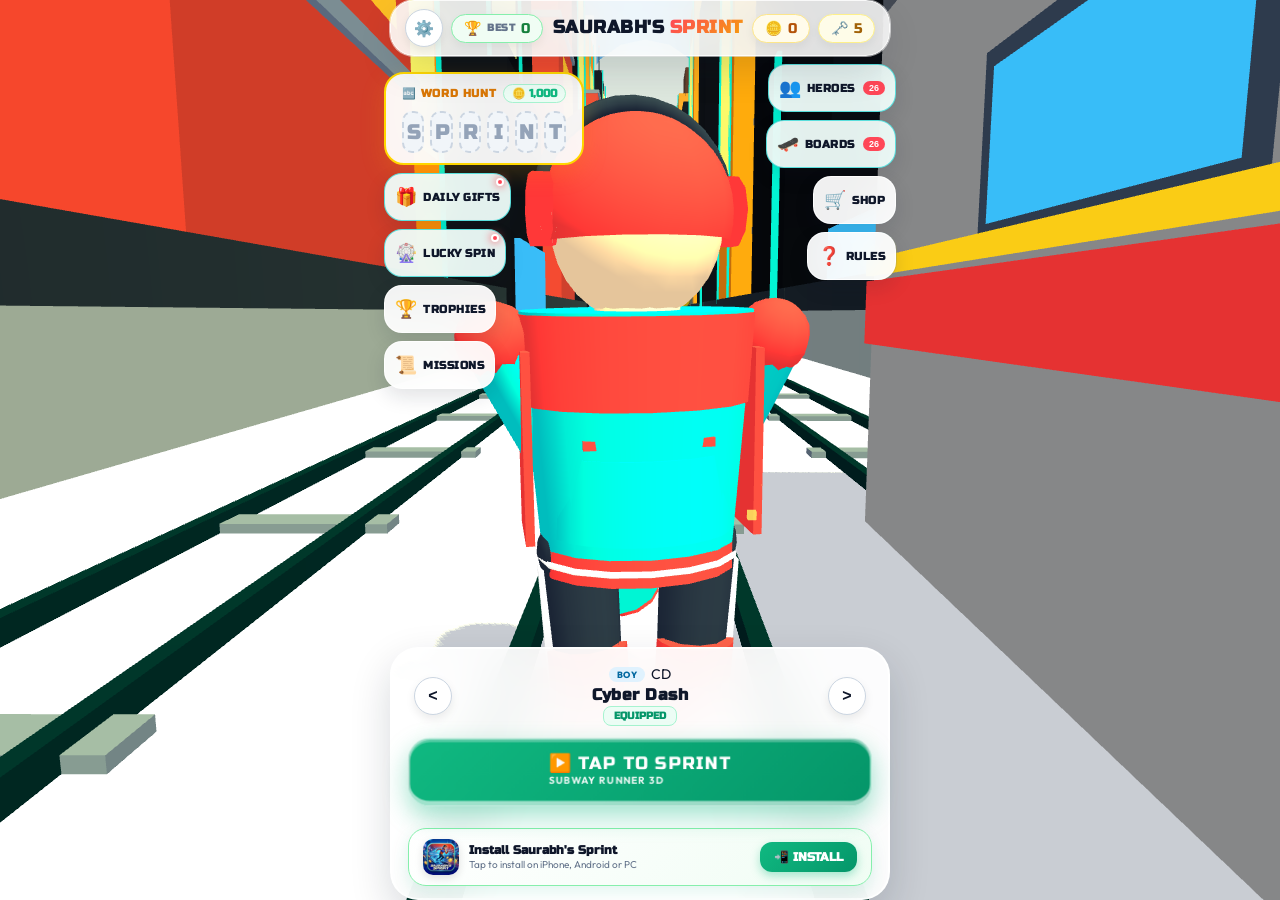
<file: index.html>
<!DOCTYPE html>
<html lang="en">
<head>
  <meta charset="UTF-8">
  <meta name="viewport" content="width=device-width, initial-scale=1.0, maximum-scale=1.0, user-scalable=no, viewport-fit=cover">
  <title>Saurabh's Sprint - 3D Endless Subway Runner</title>
  
  <!-- PWA & Mobile Meta Tags -->
  <link rel="manifest" href="manifest.json">
  <meta name="theme-color" content="#0284c7">
  <meta name="apple-mobile-web-app-capable" content="yes">
  <meta name="apple-mobile-web-app-status-bar-style" content="black-translucent">
  <meta name="apple-mobile-web-app-title" content="Saurabh Sprint">
  <meta name="mobile-web-app-capable" content="yes">
  <meta name="application-name" content="Saurabh's Sprint">
  
  <!-- Apple Touch & Standard Icons -->
  <link rel="apple-touch-icon" sizes="180x180" href="assets/icons/apple-touch-icon.png">
  <link rel="icon" type="image/png" sizes="32x32" href="assets/icons/favicon-32x32.png">
  <link rel="icon" type="image/png" sizes="16x16" href="assets/icons/favicon-16x16.png">
  <link rel="icon" type="image/png" sizes="192x192" href="assets/icons/icon-192.png">
  <link rel="icon" type="image/png" sizes="512x512" href="assets/icons/icon-512.png">
  <link rel="shortcut icon" href="favicon.ico">

  <!-- Google Fonts -->
  <link rel="preconnect" href="https://fonts.googleapis.com">
  <link rel="preconnect" href="https://fonts.gstatic.com" crossorigin>
  <link href="https://fonts.googleapis.com/css2?family=Lilita+One&family=Outfit:wght@400;600;700;800;900&family=Russo+One&display=swap&text=ABCDEFGHIJKLMNOPQRSTUVWXYZabcdefghijklmnopqrstuvwxyz0123456789" rel="stylesheet">

  <!-- Three.js 3D Library (Local with CDN fallback) -->
  <script src="lib/three.min.js"></script>
  <script>if (typeof THREE === 'undefined') { document.write('<script src="https://cdnjs.cloudflare.com/ajax/libs/three.js/r128/three.min.js"><\/script>'); }</script>

  <!-- Global Error Handler - catches JS errors and shows helpful message instead of blank screen -->
  <script>
    window.addEventListener('error', function(e) {
      console.error('[GAME ERROR]', e.message, 'at', e.filename, 'line', e.lineno);
      var cont = document.getElementById('game-container');
      if (cont && !document.getElementById('error-banner')) {
        var banner = document.createElement('div');
        banner.id = 'error-banner';
        banner.style.cssText = 'position:fixed;top:0;left:0;width:100%;background:#ff3838;color:#fff;padding:16px;font-family:monospace;font-size:14px;z-index:99999;white-space:pre-wrap;';
        banner.textContent = 'GAME ERROR: ' + e.message + '\nFile: ' + (e.filename||'?') + ' Line: ' + (e.lineno||'?') + '\nPlease hard-refresh (Ctrl+Shift+R) to clear cache.';
        document.body.insertBefore(banner, document.body.firstChild);
      }
    });
    window.addEventListener('unhandledrejection', function(e) {
      console.error('[PROMISE ERROR]', e.reason);
    });
  </script>

  <!-- Service Worker Registration for PWA & Offline Play -->
  <script>
    if ('serviceWorker' in navigator) {
      window.addEventListener('load', () => {
        navigator.serviceWorker.register('sw.js?v=5.3')
          .then(reg => {
            console.log('[SW] Registered:', reg.scope);
            reg.update();
          })
          .catch(err => console.warn('[SW] Registration failed:', err));
      });
    }
  </script>

  <!-- Stylesheet -->
  <link rel="stylesheet" href="css/style.css?v=5.3">
</head>
<body>
  <!-- 3D WebGL Canvas Container -->
  <div id="game-container"></div>

  <!-- In-Game HUD Overlay -->
  <div id="hud" class="overlay-layer hud-hidden">
    <!-- Top Bar Stats -->
    <div class="hud-top">
      <div class="hud-stat-group left">
        <div class="hud-card score-card">
          <span class="hud-label">SCORE</span>
          <span id="hud-score" class="hud-val">0</span>
        </div>
        <div class="hud-card highscore-card">
          <span class="hud-label">🏆 BEST</span>
          <span id="hud-highscore" class="hud-val">0</span>
        </div>
      </div>

      <div class="hud-stat-group center">
        <div id="multiplier-badge" class="multiplier-badge">1X</div>
      </div>

      <div class="hud-stat-group right">
        <div class="hud-card coin-card">
          <span class="hud-label">🪙</span>
          <span id="hud-coins" class="hud-val">0</span>
        </div>
        <div class="hud-card key-card">
          <span class="hud-label">🗝️</span>
          <span id="hud-keys" class="hud-val">5</span>
        </div>
        <button id="btn-pause" class="hud-btn-circle" aria-label="Pause">⏸️</button>
      </div>
    </div>

    <!-- Active Power-Up Timers Bar -->
    <div id="powerup-bars-container" class="powerup-bars-container">
      <div id="magnet-bar" class="powerup-bar magnet-theme hidden">
        <span class="pu-text-tag">🧲 MAG</span>
        <div class="pu-progress-bg"><div class="pu-progress-fill" id="magnet-fill"></div></div>
      </div>
      <div id="multiplier-bar" class="powerup-bar multiplier-theme hidden">
        <span class="pu-text-tag">⚡ 2X</span>
        <div class="pu-progress-bg"><div class="pu-progress-fill" id="multiplier-fill"></div></div>
      </div>
      <div id="hoverboard-bar" class="powerup-bar hoverboard-theme hidden">
        <span class="pu-text-tag">🛹 BRD</span>
        <div class="pu-progress-bg"><div class="pu-progress-fill" id="hoverboard-fill"></div></div>
      </div>
      <div id="jetpack-bar" class="powerup-bar jetpack-theme hidden">
        <span class="pu-text-tag">🚀 JET</span>
        <div class="pu-progress-bg"><div class="pu-progress-fill" id="jetpack-fill"></div></div>
      </div>
      <div id="sneakers-bar" class="powerup-bar sneakers-theme hidden">
        <span class="pu-text-tag">👟 JUMP</span>
        <div class="pu-progress-bg"><div class="pu-progress-fill" id="sneakers-fill"></div></div>
      </div>
    </div>

    <!-- Word Hunt Mini In-Game Tracker -->
    <div id="hud-word-hunt" class="hud-word-hunt">
      <span class="hud-wh-title">🔤 WORD HUNT:</span>
      <div id="hud-wh-letters" class="hud-wh-letters"></div>
    </div>

    <!-- Mobile Quick Double-Tap Hint / Board Status -->
    <div id="hoverboard-hint" class="hoverboard-hint">
      🛹 DOUBLE TAP FOR HOVERBOARD SHIELD
    </div>
  </div>

  <!-- Floating Toast Notification Banner -->
  <div id="game-toast" class="game-toast hidden">
    <span id="toast-message">🗝️ KEY COLLECTED!</span>
  </div>

  <!-- Main Start Menu Overlay (Subway Surfers Home Page) -->
  <div id="start-screen" class="overlay-layer menu-active start-screen-layout">
    <!-- Top Header Bar (Subway Surfers Header) -->
    <div class="start-top-bar glass-panel">
      <div class="header-left-group">
        <button id="btn-open-settings" class="btn-top-circle" aria-label="Settings" title="Settings">
          <span id="sound-icon">⚙️</span>
        </button>
        <div class="stat-pill best-pill">
          <span class="stat-pill-icon">🏆</span>
          <span class="stat-label-text">BEST</span>
          <span id="menu-highscore">0</span>
        </div>
      </div>

      <div class="logo-group">
        <h1 class="game-logo-compact">SAURABH'S <span class="highlight">SPRINT</span></h1>
      </div>

      <div class="header-right-group">
        <div class="stat-pill coin-pill">
          <span class="stat-pill-icon">🪙</span>
          <span id="menu-coins">0</span>
        </div>
        <div class="stat-pill key-pill">
          <span class="stat-pill-icon">🗝️</span>
          <span id="menu-keys">5</span>
        </div>
      </div>
    </div>

    <!-- Center Screen Floating Side Docks (Subway Surfers UI) -->
    <div class="home-middle-zone">
      <!-- Left Floating Dock: Daily Word Hunt, Daily Rewards, Spin, Trophies, Missions -->
      <div class="home-dock-left">
        <!-- Daily Word Hunt Widget -->
        <div class="home-word-hunt-card glass-panel" id="home-word-hunt">
          <div class="word-hunt-header">
            <span class="wh-tag">🔤 WORD HUNT</span>
            <span class="wh-reward">🪙 1,000</span>
          </div>
          <div class="word-hunt-letters" id="word-hunt-letters-container">
            <!-- Dynamically populated: [S] [P] [R] [I] [N] [T] -->
          </div>
        </div>

        <button id="btn-open-daily" class="btn-dock-action position-relative glass-panel highlight-dock">
          <span class="dock-icon">🎁</span>
          <span class="dock-label">DAILY GIFTS</span>
          <span id="daily-badge" class="badge-dot hidden"></span>
        </button>

        <button id="btn-open-spin" class="btn-dock-action position-relative glass-panel highlight-dock">
          <span class="dock-icon">🎡</span>
          <span class="dock-label">LUCKY SPIN</span>
          <span id="spin-badge" class="badge-dot hidden"></span>
        </button>

        <button id="btn-open-achievements" class="btn-dock-action position-relative glass-panel">
          <span class="dock-icon">🏆</span>
          <span class="dock-label">TROPHIES</span>
          <span id="ach-badge" class="badge-dot hidden"></span>
        </button>

        <button id="btn-open-missions" class="btn-dock-action position-relative glass-panel">
          <span class="dock-icon">📜</span>
          <span class="dock-label">MISSIONS</span>
          <span id="missions-badge" class="badge-dot hidden"></span>
        </button>
      </div>

      <!-- Right Floating Dock: Heroes, Boards, Shop & Guide -->
      <div class="home-dock-right">
        <button id="btn-open-skins" class="btn-dock-action glass-panel highlight-dock">
          <span class="dock-icon">👥</span>
          <span class="dock-label">HEROES</span>
          <span class="dock-badge">26</span>
        </button>

        <button id="btn-open-boards" class="btn-dock-action glass-panel highlight-dock">
          <span class="dock-icon">🛹</span>
          <span class="dock-label">BOARDS</span>
          <span class="dock-badge">26</span>
        </button>

        <button id="btn-open-shop" class="btn-dock-action glass-panel">
          <span class="dock-icon">🛒</span>
          <span class="dock-label">SHOP</span>
        </button>

        <button id="btn-open-help" class="btn-dock-action glass-panel">
          <span class="dock-icon">❓</span>
          <span class="dock-label">RULES</span>
        </button>
      </div>
    </div>

    <!-- Bottom Subway Surfers Floating Action Dock -->
    <div class="start-bottom-bar glass-panel">
      <!-- Character Quick Switcher Widget -->
      <div class="home-character-widget">
        <button id="btn-prev-char" class="btn-char-arrow" aria-label="Previous Character">&lt;</button>
        <div class="char-info-center">
          <div class="char-meta-row">
            <span id="home-char-gender" class="gender-tag gender-boy">BOY</span>
            <span id="home-char-avatar" class="char-avatar-mini">CD</span>
          </div>
          <h3 id="home-char-name" class="home-char-title">Cyber Dash</h3>
          <button id="home-char-btn" class="btn-home-equip">EQUIPPED</button>
        </div>
        <button id="btn-next-char" class="btn-char-arrow" aria-label="Next Character">&gt;</button>
      </div>

      <!-- Big Subway Surfers Sprint Play Button -->
      <button id="btn-start" class="btn-primary-action pulse-anim btn-subway-play">
        <div class="btn-play-text-group">
          <span class="btn-text">▶️ TAP TO SPRINT</span>
          <span class="btn-sub">SUBWAY RUNNER 3D</span>
        </div>
      </button>

      <!-- PWA Banner Container -->
      <div id="pwa-install-container" class="pwa-banner hidden">
        <div class="pwa-info">
          <img src="assets/icons/icon-192.png" alt="App Icon" class="pwa-mini-icon">
          <div>
            <strong>Install Saurabh's Sprint</strong>
            <span>Tap to install on iPhone, Android or PC</span>
          </div>
        </div>
        <button id="btn-install-pwa" class="btn-install">📲 INSTALL</button>
      </div>
    </div>
  </div>

  <!-- Save Me / Revive Modal Overlay -->
  <div id="revive-modal" class="overlay-layer menu-hidden">
    <div class="menu-glass-panel revive-panel">
      <div class="revive-badge">🗝️ SECOND CHANCE</div>
      <h2 class="revive-title">SAVE ME!</h2>
      <div class="revive-countdown-circle">
        <span id="revive-countdown">5</span>
      </div>
      <p class="revive-hint">Continue sprint with your current score & distance!</p>
      <button id="btn-revive-action" class="btn-primary-action btn-revive-glow pulse-anim">
        <span>🗝️ REVIVE (2 KEYS)</span>
      </button>
      <button id="btn-revive-skip" class="btn-secondary btn-skip-revive">
        <span>❌ NO THANKS, END RUN</span>
      </button>
    </div>
  </div>

  <!-- Game Over Screen Overlay -->
  <div id="gameover-screen" class="overlay-layer menu-hidden">
    <div class="menu-glass-panel gameover-panel">
      <div id="gameover-badge" class="gameover-badge">🚨 CAUGHT BY INSPECTOR!</div>
      <h2 class="gameover-title">🏁 RUN COMPLETED</h2>

      <div id="new-record-alert" class="new-record-alert hidden">
        🎉 NEW HIGH SCORE RECORD!
      </div>

      <div class="results-grid">
        <div class="result-card">
          <span class="result-label">FINAL SCORE</span>
          <span id="result-score" class="result-value">0</span>
        </div>
        <div class="result-card coin-card-result">
          <span class="result-label">COINS COLLECTED</span>
          <span id="result-coins" class="result-value">+0</span>
        </div>
        <div class="result-card">
          <span class="result-label">DISTANCE</span>
          <span id="result-distance" class="result-value">0m</span>
        </div>
        <div class="result-card best-card-result">
          <span class="result-label">🏆 ALL-TIME BEST</span>
          <span id="result-best" class="result-value">0</span>
        </div>
      </div>

      <div class="gameover-buttons">
        <button id="btn-gameover-mystery" class="btn-primary-action pulse-anim btn-mystery-glow hidden">
          <span>📦 OPEN MYSTERY BOX</span>
        </button>
        <button id="btn-gameover-revive" class="btn-primary-action btn-revive-glow pulse-anim">
          <span>🗝️ REVIVE & CONTINUE (2 KEYS)</span>
        </button>
        <button id="btn-restart" class="btn-primary-action btn-restart-glow">
          <span>🔄 RUN AGAIN</span>
        </button>
        <div class="dual-buttons">
          <button id="btn-share-score" class="btn-secondary btn-accent-share">📸 SHARE SCORE</button>
          <button id="btn-go-shop" class="btn-secondary btn-accent-shop">🛒 SHOP</button>
          <button id="btn-go-menu" class="btn-secondary btn-accent-menu">🏠 MENU</button>
        </div>
      </div>
    </div>
  </div>

  <!-- Pause Menu Overlay -->
  <div id="pause-screen" class="overlay-layer menu-hidden">
    <div class="menu-glass-panel pause-panel">
      <div class="pause-header-badge">⏸️ GAME PAUSED</div>
      <h2 class="pause-title">TAKE A BREATHER</h2>
      <div class="pause-stats-grid">
        <div class="pause-stat-pill">
          <span class="pause-stat-label">CURRENT SCORE</span>
          <strong id="pause-score" class="pause-stat-val">0</strong>
        </div>
        <div class="pause-stat-pill coin-pill">
          <span class="pause-stat-label">COINS COLLECTED</span>
          <strong id="pause-coins" class="pause-stat-val">0</strong>
        </div>
      </div>
      <div class="pause-buttons-wrap">
        <button id="btn-resume" class="btn-primary-action btn-resume-glow pulse-anim">
          <span>▶️ RESUME SPRINT</span>
        </button>
        <button id="btn-pause-sound" class="btn-pause-setting">
          <span id="pause-sound-text">⚙️ SOUND: ON</span>
        </button>
        <button id="btn-quit-to-menu" class="btn-secondary btn-pause-quit">
          <span>🏠 QUIT TO MENU</span>
        </button>
      </div>
    </div>
  </div>

  <!-- Shop & Upgrades Modal Overlay -->
  <div id="shop-modal" class="modal-layer menu-hidden">
    <div class="modal-content glass-panel">
      <div class="modal-header">
        <h2 class="text-3d-title">🛒 POWER-UP UPGRADE SHOP</h2>
        <button id="btn-close-shop" class="btn-close-modal">&times;</button>
      </div>
      <div class="shop-bank-bar">
        <span>🪙 COIN BANK:</span>
        <strong id="shop-coins-display">0</strong>
      </div>

      <div class="shop-items-container">
        <!-- Coin Magnet Upgrade -->
        <div class="shop-item-card">
          <div class="item-icon-box magnet-theme">🧲</div>
          <div class="item-info">
            <h3>Coin Magnet</h3>
            <p>Attracts all coins from all 3 lanes</p>
            <div class="level-indicator" id="magnet-level-dots">
              <span class="dot active"></span><span class="dot"></span><span class="dot"></span><span class="dot"></span><span class="dot"></span>
            </div>
          </div>
          <button id="btn-upgrade-magnet" class="btn-buy" data-type="magnet">
            <span class="price-val">100 C</span>
            <span class="buy-label">UPGRADE</span>
          </button>
        </div>

        <!-- Super Jump Sneakers Upgrade -->
        <div class="shop-item-card">
          <div class="item-icon-box sneakers-theme">👟</div>
          <div class="item-info">
            <h3>Super Jump Sneakers</h3>
            <p>Spring-loaded shoes to leap over trains!</p>
            <div class="level-indicator" id="sneakers-level-dots">
              <span class="dot active"></span><span class="dot"></span><span class="dot"></span><span class="dot"></span><span class="dot"></span>
            </div>
          </div>
          <button id="btn-upgrade-sneakers" class="btn-buy" data-type="sneakers">
            <span class="price-val">150 C</span>
            <span class="buy-label">UPGRADE</span>
          </button>
        </div>

        <!-- 2X Multiplier Upgrade -->
        <div class="shop-item-card">
          <div class="item-icon-box multiplier-theme">⚡</div>
          <div class="item-info">
            <h3>2X Score Multiplier</h3>
            <p>Doubles score gains during active run</p>
            <div class="level-indicator" id="multiplier-level-dots">
              <span class="dot active"></span><span class="dot"></span><span class="dot"></span><span class="dot"></span><span class="dot"></span>
            </div>
          </div>
          <button id="btn-upgrade-multiplier" class="btn-buy" data-type="multiplier">
            <span class="price-val">150 C</span>
            <span class="buy-label">UPGRADE</span>
          </button>
        </div>

        <!-- Hoverboard Shield Upgrade -->
        <div class="shop-item-card">
          <div class="item-icon-box hoverboard-theme">🛹</div>
          <div class="item-info">
            <h3>Hoverboard Shield</h3>
            <p>Crash protection! Double-tap to activate</p>
            <div class="level-indicator" id="hoverboard-level-dots">
              <span class="dot active"></span><span class="dot"></span><span class="dot"></span><span class="dot"></span><span class="dot"></span>
            </div>
          </div>
          <button id="btn-upgrade-hoverboard" class="btn-buy" data-type="hoverboard">
            <span class="price-val">200 C</span>
            <span class="buy-label">UPGRADE</span>
          </button>
        </div>

        <!-- Jetpack Boost Upgrade -->
        <div class="shop-item-card">
          <div class="item-icon-box jetpack-theme">🚀</div>
          <div class="item-info">
            <h3>Jetpack Flight</h3>
            <p>Fly high into the sky collecting coin trails</p>
            <div class="level-indicator" id="jetpack-level-dots">
              <span class="dot active"></span><span class="dot"></span><span class="dot"></span><span class="dot"></span><span class="dot"></span>
            </div>
          </div>
          <button id="btn-upgrade-jetpack" class="btn-buy" data-type="jetpack">
            <span class="price-val">300 C</span>
            <span class="buy-label">UPGRADE</span>
          </button>
        </div>

        <!-- Key Bundle Purchase -->
        <div class="shop-item-card shop-item-keys">
          <div class="item-icon-box" style="background: linear-gradient(135deg,#ffd700,#f59e0b); font-size:22px; box-shadow: 0 4px 14px rgba(245,158,11,0.35);">🗝️</div>
          <div class="item-info">
            <h3>🗝️ Revive Key Bundle</h3>
            <p>Buy <strong>3 Golden Revive Keys</strong> — continue runs after crash!</p>
            <div class="level-indicator" style="justify-content:flex-start;gap:4px;">
              <span style="font-size:11px;color:#d97706;font-weight:700;">🗝️ 🗝️ 🗝️ = 150 coins</span>
            </div>
          </div>
          <button id="btn-buy-keys" class="btn-buy" style="background:linear-gradient(135deg,#ffd700,#f59e0b);color:#1e293b;border:1px solid #fde68a;box-shadow: 0 4px 12px rgba(245,158,11,0.3);">
            <span class="price-val">150 C</span>
            <span class="buy-label">BUY KEYS</span>
          </button>
        </div>
      </div>
    </div>
  </div>

  <!-- Outfits & Skins Modal Overlay (26+ Dynamic Characters with Showcase Slider) -->
  <div id="skins-modal" class="modal-layer menu-hidden">
    <div class="modal-content glass-panel characters-modal-panel">
      <div class="modal-header">
        <h2 class="text-3d-title" style="font-size: 18px; color: #0284c7;">👥 26 RUNNER HEROES</h2>
        <button id="btn-close-skins" class="btn-close-modal">&times;</button>
      </div>
      <div class="shop-bank-bar">
        <span>🪙 COIN BANK:</span>
        <strong id="skins-coins-display">0</strong>
      </div>
      
      <!-- Showcase Carousel Stage (Side-by-side Browsing) -->
      <div class="showcase-stage-container">
        <button id="btn-modal-prev-skin" class="btn-showcase-arrow" aria-label="Previous Hero">&lt;</button>
        <div class="showcase-main-card" id="skin-showcase-card">
          <div class="showcase-card-header" id="skin-showcase-header"></div>
          <div class="showcase-3d-stage">
            <canvas id="hero-3d-preview-canvas" class="showcase-3d-canvas" width="300" height="180"></canvas>
            <div class="stage-pedestal-ring"></div>
          </div>
          <div class="showcase-hero-info" id="skin-showcase-info"></div>
          <div class="showcase-stats-row" id="skin-showcase-stats"></div>
          <div class="showcase-action-wrapper" id="skin-showcase-action"></div>
        </div>
        <button id="btn-modal-next-skin" class="btn-showcase-arrow" aria-label="Next Hero">&gt;</button>
      </div>

      <!-- Collection Thumbnails Strip -->
      <div class="collection-section-header">
        <span>👥 HERO COLLECTION (<span id="skin-index-display">1 / 26</span>)</span>
      </div>
      <div class="showcase-thumb-strip" id="skins-thumb-container">
        <!-- Dynamically rendered by ui.js -->
      </div>
    </div>
  </div>

  <!-- Skateboards & Hoverboards Modal Overlay (26+ Unique Boards with Showcase Slider) -->
  <div id="boards-modal" class="modal-layer menu-hidden">
    <div class="modal-content glass-panel characters-modal-panel">
      <div class="modal-header">
        <h2 class="text-3d-title" style="font-size: 18px; color: #10b981;">🛹 26 HOVERBOARDS</h2>
        <button id="btn-close-boards" class="btn-close-modal">&times;</button>
      </div>
      <div class="shop-bank-bar">
        <span>🪙 COIN BANK:</span>
        <strong id="boards-coins-display">0</strong>
      </div>
      
      <!-- Showcase Carousel Stage (Side-by-side Browsing) -->
      <div class="showcase-stage-container">
        <button id="btn-modal-prev-board" class="btn-showcase-arrow" aria-label="Previous Board">&lt;</button>
        <div class="showcase-main-card" id="board-showcase-card">
          <div class="showcase-card-header" id="board-showcase-header"></div>
          <div class="showcase-3d-stage">
            <canvas id="board-3d-preview-canvas" class="showcase-3d-canvas" width="300" height="180"></canvas>
            <div class="stage-pedestal-ring board-ring"></div>
          </div>
          <div class="showcase-hero-info" id="board-showcase-info"></div>
          <div class="showcase-stats-row" id="board-showcase-stats"></div>
          <div class="showcase-action-wrapper" id="board-showcase-action"></div>
        </div>
        <button id="btn-modal-next-board" class="btn-showcase-arrow" aria-label="Next Board">&gt;</button>
      </div>

      <!-- Collection Thumbnails Strip -->
      <div class="collection-section-header">
        <span>🛹 BOARD COLLECTION (<span id="board-index-display">1 / 26</span>)</span>
      </div>
      <div class="showcase-thumb-strip" id="boards-thumb-container">
        <!-- Dynamically rendered by ui.js -->
      </div>
    </div>
  </div>

  <!-- Missions & Achievements Modal Overlay -->
  <div id="missions-modal" class="modal-layer menu-hidden">
    <div class="modal-content glass-panel">
      <div class="modal-header">
        <h2 class="text-3d-title">📜 MISSIONS & QUESTS</h2>
        <button id="btn-close-missions" class="btn-close-modal">&times;</button>
      </div>
      <div class="shop-bank-bar">
        <span>🪙 CLAIM REWARDS:</span>
        <strong id="missions-coins-display">0</strong>
      </div>
      <div id="missions-list-container" class="missions-list-container">
        <!-- Dynamically rendered by ui.js -->
      </div>
    </div>
  </div>

  <!-- Settings Modal -->
  <div id="settings-modal" class="modal-layer menu-hidden">
    <div class="modal-content glass-panel settings-panel">
      <div class="modal-header">
        <h2 class="text-3d-title">⚙️ GAME SETTINGS</h2>
        <button id="btn-close-settings" class="btn-close-modal">&times;</button>
      </div>
      <div class="settings-list">
        <div class="setting-row">
          <div class="setting-text-group">
            <strong>🔊 Master Audio</strong>
            <span>Toggle all game sound effects & music</span>
          </div>
          <label class="toggle-switch">
            <input type="checkbox" id="setting-sound-toggle" checked>
            <span class="slider"></span>
          </label>
        </div>
        <div class="setting-row">
          <div class="setting-text-group">
            <strong>🎵 Synthwave Beats (BGM)</strong>
            <span>Subway Surfers arcade soundtrack</span>
          </div>
          <label class="toggle-switch">
            <input type="checkbox" id="setting-bgm-toggle" checked>
            <span class="slider"></span>
          </label>
        </div>
        <div class="setting-row">
          <div class="setting-text-group">
            <strong>💥 Sound Effects (SFX)</strong>
            <span>Jump, slide, hoverboard, coins & crashes</span>
          </div>
          <label class="toggle-switch">
            <input type="checkbox" id="setting-sfx-toggle" checked>
            <span class="slider"></span>
          </label>
        </div>
      </div>
      <button id="btn-close-settings-bottom" class="btn-primary-action btn-settings-done">
        <span>SAVE & CLOSE</span>
      </button>
    </div>
  </div>

  <!-- Help & Rules Modal -->
  <div id="help-modal" class="modal-layer menu-hidden">
    <div class="modal-content glass-panel help-panel">
      <div class="modal-header">
        <h2 class="text-3d-title">❓ HOW TO SPRINT</h2>
        <button id="btn-close-help" class="btn-close-modal">&times;</button>
      </div>
      <div class="help-content-scroll">
        <!-- Controls Grid -->
        <div class="help-group-title">🎮 SPRINT CONTROLS</div>
        <div class="rules-cards-grid">
          <div class="rule-card">
            <div class="rule-icon-circle bg-blue">⬅️➡️</div>
            <div class="rule-text">
              <strong>SWIPE LEFT / RIGHT</strong>
              <span>Switch between tracks to dodge trains (<kbd>A</kbd>/<kbd>D</kbd> or <kbd>&larr;</kbd><kbd>&rarr;</kbd>)</span>
            </div>
          </div>
          <div class="rule-card">
            <div class="rule-icon-circle bg-green">⬆️</div>
            <div class="rule-text">
              <strong>SWIPE UP / JUMP</strong>
              <span>Leap over track barriers & hurdles (<kbd>W</kbd> / <kbd>&uarr;</kbd>)</span>
            </div>
          </div>
          <div class="rule-card">
            <div class="rule-icon-circle bg-orange">⬇️</div>
            <div class="rule-text">
              <strong>SWIPE DOWN / SLIDE</strong>
              <span>Duck under high subway arches (<kbd>S</kbd> / <kbd>&darr;</kbd>)</span>
            </div>
          </div>
          <div class="rule-card">
            <div class="rule-icon-circle bg-purple">🛹</div>
            <div class="rule-text">
              <strong>DOUBLE TAP / SPACE</strong>
              <span>Activate Hoverboard crash protection (<kbd>SPACE</kbd>/<kbd>E</kbd>)</span>
            </div>
          </div>
        </div>

        <!-- Power-Ups Breakdown -->
        <div class="help-group-title" style="margin-top: 14px;">⚡ SUPER POWER-UPS</div>
        <div class="rules-powerup-list">
          <div class="rule-pu-item">
            <span class="rule-pu-icon">🧲</span>
            <div class="rule-pu-info">
              <strong>Coin Magnet</strong>
              <span>Pulls all gold coins across all tracks automatically</span>
            </div>
          </div>
          <div class="rule-pu-item">
            <span class="rule-pu-icon">👟</span>
            <div class="rule-pu-info">
              <strong>Super Sneakers</strong>
              <span>Massive high spring jumps to leap onto moving trains</span>
            </div>
          </div>
          <div class="rule-pu-item">
            <span class="rule-pu-icon">🚀</span>
            <div class="rule-pu-info">
              <strong>Turbo Jetpack</strong>
              <span>Soar through the sky collecting endless coin ribbons</span>
            </div>
          </div>
          <div class="rule-pu-item">
            <span class="rule-pu-icon">⚡</span>
            <div class="rule-pu-info">
              <strong>2X Multiplier</strong>
              <span>Doubles sprint score points during active run</span>
            </div>
          </div>
          <div class="rule-pu-item">
            <span class="rule-pu-icon">🛹</span>
            <div class="rule-pu-info">
              <strong>Hoverboards (26 Designs)</strong>
              <span>Surfs on rails and saves you from 1 obstacle crash</span>
            </div>
          </div>
        </div>
      </div>
      <button id="btn-close-help-bottom" class="btn-primary-action btn-got-it">
        <span>GOT IT, LET'S RUN!</span>
      </button>
    </div>
  </div>

  <!-- Install App PWA Modal -->
  <div id="install-modal" class="modal-layer menu-hidden">
    <div class="modal-content glass-panel install-panel">
      <div class="modal-header">
        <div class="install-header-brand">
          <img src="assets/icons/icon-192.png" alt="Saurabh's Sprint" class="install-brand-icon" onerror="this.style.display='none'">
          <div>
            <h2 style="font-size: 17px; margin: 0; color: #0284c7;">INSTALL APP</h2>
            <span class="install-brand-sub">⚡ 100% OFFLINE FULLSCREEN RUNNER</span>
          </div>
        </div>
        <button id="btn-close-install" class="btn-close-modal">&times;</button>
      </div>

      <div class="install-tabs">
        <button class="install-tab-btn active" data-tab="android">📱 ANDROID</button>
        <button class="install-tab-btn" data-tab="ios">🍎 IPHONE / IPAD</button>
        <button class="install-tab-btn" data-tab="pc">💻 PC / MAC</button>
      </div>

      <div class="modal-body-scroll install-modal-body">
        <!-- Android Guide -->
        <div class="install-tab-content active" id="tab-content-android">
          <div class="install-platform-badge android-badge">Android Chrome / Edge / Brave</div>
          <div class="install-steps-list">
            <div class="install-step-card">
              <div class="step-num">1</div>
              <div class="step-details">
                <h4>Tap Install or 3-Dot Menu</h4>
                <p>Click <strong class="highlight-step">Install Now</strong> below, or tap Chrome's <strong>3 dots (⋮)</strong> at top right.</p>
              </div>
            </div>
            <div class="install-step-card">
              <div class="step-num">2</div>
              <div class="step-details">
                <h4>Select "Install App"</h4>
                <p>Tap <strong>"Install app"</strong> or <strong>"Add to Home screen"</strong> from menu options.</p>
              </div>
            </div>
            <div class="install-step-card">
              <div class="step-num">3</div>
              <div class="step-details">
                <h4>Play Anytime Offline</h4>
                <p>Launch from Home Screen without internet with 60 FPS speed & zero lag!</p>
              </div>
            </div>
          </div>
          <button id="btn-modal-install-action" class="btn-primary-action pulse-anim" style="margin-top: 6px; width: 100%;">
            <span>📲 INSTALL NOW (PWA)</span>
          </button>
        </div>

        <!-- iOS Guide -->
        <div class="install-tab-content" id="tab-content-ios">
          <div class="install-platform-badge ios-badge">Apple Safari (iOS / iPadOS)</div>
          <div class="install-steps-list">
            <div class="install-step-card">
              <div class="step-num">1</div>
              <div class="step-details">
                <h4>Tap Share Button</h4>
                <p>In Safari, tap the <span class="ios-icon-badge">⎋ Share</span> button at the bottom navigation bar.</p>
              </div>
            </div>
            <div class="install-step-card">
              <div class="step-num">2</div>
              <div class="step-details">
                <h4>Add to Home Screen</h4>
                <p>Scroll down the share sheet and tap <strong class="highlight-step">"Add to Home Screen" <span class="ios-icon-badge">➕</span></strong>.</p>
              </div>
            </div>
            <div class="install-step-card">
              <div class="step-num">3</div>
              <div class="step-details">
                <h4>Tap "Add"</h4>
                <p>Tap <strong>Add</strong> at top right. Saurabh's Sprint is ready on your Home Screen!</p>
              </div>
            </div>
          </div>
        </div>

        <!-- PC Guide -->
        <div class="install-tab-content" id="tab-content-pc">
          <div class="install-platform-badge pc-badge">Windows 11/10 / macOS / ChromeOS</div>
          <div class="install-steps-list">
            <div class="install-step-card">
              <div class="step-num">1</div>
              <div class="step-details">
                <h4>Click Address Bar Icon</h4>
                <p>In Chrome or Edge, click the <span class="ios-icon-badge">⊕ Install</span> icon on the right side of address bar.</p>
              </div>
            </div>
            <div class="install-step-card">
              <div class="step-num">2</div>
              <div class="step-details">
                <h4>Confirm Desktop Install</h4>
                <p>Click <strong>"Install"</strong> to launch as a standalone lightweight desktop game.</p>
              </div>
            </div>
          </div>
        </div>

        <!-- Benefits Row -->
        <div class="install-benefits-row">
          <div class="benefit-item">⚡ <strong>Fast 60FPS</strong></div>
          <div class="benefit-item">📴 <strong>100% Offline</strong></div>
          <div class="benefit-item">🎮 <strong>Fullscreen</strong></div>
        </div>
      </div>
    </div>
  </div>

  <!-- 1. Daily Rewards Modal (7-Day Streak Calendar) -->
  <div id="daily-rewards-modal" class="modal-layer menu-hidden">
    <div class="modal-content glass-panel daily-modal-panel">
      <div class="modal-header">
        <h2 class="text-3d-title" style="font-size: 18px; color: #f59e0b;">🎁 7-DAY LOGIN GIFTS</h2>
        <button id="btn-close-daily" class="btn-close-modal">&times;</button>
      </div>
      <p class="modal-subtitle">Log in every day for bigger coins, keys & surprise crates!</p>
      
      <div class="daily-streak-grid" id="daily-streak-container">
        <!-- Rendered by JavaScript -->
      </div>
      
      <div class="daily-streak-footer">
        <button id="btn-claim-daily" class="btn-primary-action pulse-anim btn-claim-glow" disabled>
          <span id="daily-claim-btn-text">🎁 CLAIM TODAY'S REWARD</span>
        </button>
      </div>
    </div>
  </div>

  <!-- 2. Lucky Spin Wheel Modal -->
  <div id="spin-wheel-modal" class="modal-layer menu-hidden">
    <div class="modal-content glass-panel spin-modal-panel">
      <div class="modal-header">
        <h2 class="text-3d-title" style="font-size: 18px; color: #ec4899;">🎡 LUCKY SPIN WHEEL</h2>
        <button id="btn-close-spin" class="btn-close-modal">&times;</button>
      </div>
      <p class="modal-subtitle">Spin every day for FREE coins, boards & revive keys!</p>

      <div class="spin-wheel-stage">
        <div class="wheel-pointer">▼</div>
        <canvas id="spin-wheel-canvas" width="280" height="280"></canvas>
      </div>
      <div id="spin-wheel-status" class="spin-status-banner">🎡 1 FREE DAILY SPIN READY!</div>

      <div class="spin-wheel-footer">
        <button id="btn-spin-action" class="btn-primary-action pulse-anim btn-spin-glow">
          <span id="spin-btn-text">🎡 SPIN NOW (FREE)</span>
        </button>
      </div>
    </div>
  </div>

  <!-- 3. Achievements / Trophies Modal -->
  <div id="achievements-modal" class="modal-layer menu-hidden">
    <div class="modal-content glass-panel achievements-modal-panel">
      <div class="modal-header">
        <h2 class="text-3d-title" style="font-size: 18px; color: #eab308;">🏆 TROPHY ROOM</h2>
        <button id="btn-close-achievements" class="btn-close-modal">&times;</button>
      </div>
      <div class="shop-bank-bar">
        <span>COMPLETED:</span>
        <strong id="achievements-counter-display">0 / 10</strong>
      </div>
      <div class="modal-body-scroll achievements-list-container" id="achievements-list-container">
        <!-- Rendered by JavaScript -->
      </div>
    </div>
  </div>

  <!-- 4. Mystery Box Modal -->
  <div id="mystery-box-modal" class="modal-layer menu-hidden">
    <div class="modal-content glass-panel mystery-modal-panel">
      <div class="modal-header">
        <h2 class="text-3d-title" style="font-size: 18px; color: #a855f7;">📦 MYSTERY BOX</h2>
        <button id="btn-close-mystery" class="btn-close-modal">&times;</button>
      </div>
      <div class="mystery-unboxing-area">
        <div id="mystery-box-graphic" class="mystery-box-3d-anim">📦</div>
        <h3 id="mystery-headline" class="mystery-headline">TAP TO UNBOX!</h3>
        <p id="mystery-subtext" class="mystery-subtext">Mystery crates contain coins, revive keys & surprises!</p>
        <div id="mystery-reward-reveal" class="mystery-reward-display hidden">
          <div id="mystery-reward-icon" class="mystery-reward-icon">🪙</div>
          <div id="mystery-reward-amount" class="mystery-reward-amount">+500 COINS!</div>
        </div>
      </div>
      <div class="mystery-footer">
        <button id="btn-open-box-action" class="btn-primary-action pulse-anim btn-mystery-action">
          <span id="mystery-btn-text">📦 OPEN CRATE (<span id="mystery-boxes-count">0</span> LEFT)</span>
        </button>
      </div>
    </div>
  </div>

  <!-- Scripts -->
  <script src="js/storage.js?v=5.9"></script>
  <script src="js/audio.js?v=5.9"></script>
  <script src="js/missions.js?v=5.9"></script>
  <script src="js/collectibles.js?v=5.9"></script>
  <script src="js/player.js?v=5.9"></script>
  <script src="js/chaser.js?v=5.9"></script>
  <script src="js/world.js?v=5.9"></script>
  <script src="js/input.js?v=5.9"></script>
  <script src="js/ui.js?v=5.9"></script>
  <script src="js/main.js?v=5.9"></script>
</body>
</html>
</file>
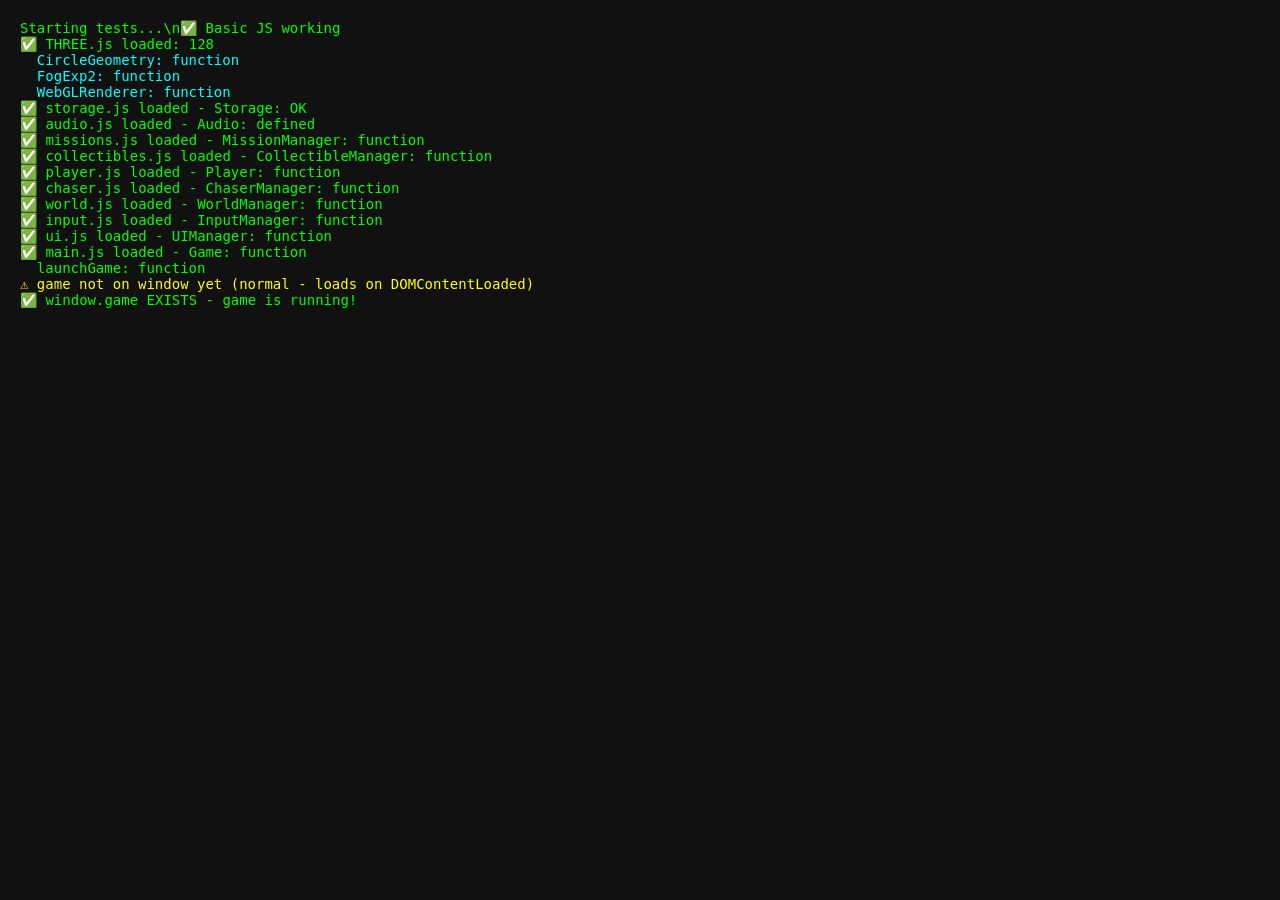
<file: debug_test.html>
<!DOCTYPE html>
<html>
<head>
  <meta charset="UTF-8">
  <title>Debug Test</title>
  <style>
    body { margin: 0; background: #111; color: #0f0; font-family: monospace; font-size: 14px; }
    #log { padding: 20px; white-space: pre; }
    .ok { color: #0f0; }
    .err { color: #f00; font-weight: bold; }
    .warn { color: #ff0; }
    .info { color: #0ff; }
  </style>
</head>
<body>
  <div id="log">Starting tests...\n</div>

  <script>
    const log = document.getElementById('log');
    const origLog = console.log;
    const origErr = console.error;
    const origWarn = console.warn;

    function addLine(text, cls) {
      const span = document.createElement('span');
      span.className = cls || '';
      span.textContent = text + '\n';
      log.appendChild(span);
    }

    window.addEventListener('error', function(e) {
      addLine('❌ UNCAUGHT ERROR: ' + e.message + ' @ line ' + e.lineno, 'err');
    });

    window.addEventListener('unhandledrejection', function(e) {
      addLine('❌ UNHANDLED PROMISE: ' + (e.reason && e.reason.message || e.reason), 'err');
    });

    addLine('✅ Basic JS working', 'ok');
  </script>

  <!-- Load Three.js -->
  <script src="lib/three.min.js"></script>
  <script>
    if (typeof THREE !== 'undefined') {
      addLine('✅ THREE.js loaded: ' + THREE.REVISION, 'ok');
      addLine('  CircleGeometry: ' + (typeof THREE.CircleGeometry), 'info');
      addLine('  FogExp2: ' + (typeof THREE.FogExp2), 'info');
      addLine('  WebGLRenderer: ' + (typeof THREE.WebGLRenderer), 'info');
    } else {
      addLine('❌ THREE.js FAILED TO LOAD', 'err');
    }
  </script>

  <script src="js/storage.js?v=5.1"></script>
  <script>addLine('✅ storage.js loaded - Storage: ' + (typeof Storage !== 'undefined' ? 'OK' : 'MISSING'), 'ok');</script>

  <script src="js/audio.js?v=5.1"></script>
  <script>addLine('✅ audio.js loaded - Audio: ' + (typeof Audio !== 'undefined' ? 'defined' : 'missing'), 'ok');</script>

  <script src="js/missions.js?v=5.1"></script>
  <script>addLine('✅ missions.js loaded - MissionManager: ' + (typeof MissionManager), 'ok');</script>

  <script src="js/collectibles.js?v=5.1"></script>
  <script>addLine('✅ collectibles.js loaded - CollectibleManager: ' + (typeof CollectibleManager), 'ok');</script>

  <script src="js/player.js?v=5.1"></script>
  <script>addLine('✅ player.js loaded - Player: ' + (typeof Player), 'ok');</script>

  <script src="js/chaser.js?v=5.1"></script>
  <script>addLine('✅ chaser.js loaded - ChaserManager: ' + (typeof ChaserManager), 'ok');</script>

  <script src="js/world.js?v=5.1"></script>
  <script>addLine('✅ world.js loaded - WorldManager: ' + (typeof WorldManager), 'ok');</script>

  <script src="js/input.js?v=5.1"></script>
  <script>addLine('✅ input.js loaded - InputManager: ' + (typeof InputManager), 'ok');</script>

  <script src="js/ui.js?v=5.1"></script>
  <script>addLine('✅ ui.js loaded - UIManager: ' + (typeof UIManager), 'ok');</script>

  <script src="js/main.js?v=5.1"></script>
  <script>
    addLine('✅ main.js loaded - Game: ' + (typeof Game), 'ok');
    addLine('  launchGame: ' + (typeof launchGame), 'ok');
    if (window.game) {
      addLine('✅ Game RUNNING', 'ok');
    } else {
      addLine('⚠️ game not on window yet (normal - loads on DOMContentLoaded)', 'warn');
    }
    setTimeout(() => {
      if (window.game) {
        addLine('✅ window.game EXISTS - game is running!', 'ok');
      } else {
        addLine('❌ window.game is NULL after 500ms - game failed to launch!', 'err');
        // Try launching manually
        try {
          if (typeof launchGame === 'function') {
            addLine('  Trying manual launchGame()...', 'warn');
            launchGame();
            addLine('  launchGame() completed. window.game: ' + (window.game ? 'EXISTS' : 'NULL'), 'info');
          }
        } catch(e) {
          addLine('❌ launchGame() ERROR: ' + e.message, 'err');
          addLine('  Stack: ' + e.stack.substring(0, 300), 'err');
        }
      }
    }, 500);
  </script>
</body>
</html>
</file>
<file: css/style.css>
/* ===================================================
   SAURABH'S SPRINT - MODERN LIGHT MODE GLASSMORPHIC THEME
   =================================================== */

:root {
  --primary-color: #ff3838;
  --primary-glow: rgba(255, 56, 56, 0.45);
  --secondary-color: #ff9f1a;
  --accent-cyan: #00b4d8;
  --accent-green: #10b981;
  --accent-purple: #8b5cf6;
  --gold-coin: #f59e0b;
  
  /* Modern Light Theme Palette */
  --light-bg: #eef2f6;
  --card-bg: rgba(255, 255, 255, 0.88);
  --card-card-inner: rgba(241, 245, 249, 0.95);
  --card-border: rgba(255, 255, 255, 0.8);
  --card-border-subtle: rgba(203, 213, 225, 0.6);
  --card-shadow: 0 16px 40px -8px rgba(15, 23, 42, 0.18), 0 0 0 1px rgba(255, 255, 255, 0.6);
  
  --text-main: #0f172a;
  --text-muted: #64748b;
  --text-light: #94a3b8;
  
  --font-display: 'Russo One', 'Lilita One', 'Outfit', 'Segoe UI', sans-serif;
  --font-3d: 'Lilita One', 'Russo One', 'Outfit', sans-serif;
  --font-body: 'Outfit', -apple-system, BlinkMacSystemFont, 'Segoe UI', Roboto, sans-serif;
}

* {
  box-sizing: border-box;
  margin: 0;
  padding: 0;
  -webkit-touch-callout: none;
  -webkit-user-select: none;
  user-select: none;
  -webkit-tap-highlight-color: transparent;
}

/* Suppress Netlify Drawer & Badge Widget */
[data-netlify-drawer],
#netlify-drawer,
.netlify-badge,
iframe[src*="netlify"],
div[class*="netlify-drawer"],
button[class*="netlify-drawer"] {
  display: none !important;
  opacity: 0 !important;
  pointer-events: none !important;
  visibility: hidden !important;
  height: 0 !important;
  width: 0 !important;
}

html, body {
  width: 100%;
  height: 100%;
  height: 100dvh;
  margin: 0;
  padding: 0;
  overflow: hidden;
  background-color: var(--light-bg);
  font-family: var(--font-body);
  color: var(--text-main);
  position: fixed;
  inset: 0;
  touch-action: none;
  -webkit-overflow-scrolling: none;
}

#game-container {
  width: 100%;
  width: 100vw;
  height: 100%;
  height: 100dvh;
  position: absolute;
  top: 0;
  left: 0;
  right: 0;
  bottom: 0;
  overflow: hidden;
  z-index: 1;
}

#game-container canvas {
  width: 100% !important;
  height: 100% !important;
  display: block;
}

/* ===================================================
   OVERLAY LAYERS & MENUS
   =================================================== */

.overlay-layer {
  position: absolute;
  top: 0;
  left: 0;
  right: 0;
  bottom: 0;
  width: 100%;
  height: 100%;
  height: 100dvh;
  z-index: 10;
  pointer-events: none;
  display: flex;
  flex-direction: column;
  box-sizing: border-box;
  padding-top: env(safe-area-inset-top, 0px);
  padding-bottom: env(safe-area-inset-bottom, 0px);
  padding-left: env(safe-area-inset-left, 0px);
  padding-right: env(safe-area-inset-right, 0px);
  transition: opacity 0.3s ease, visibility 0.3s ease;
}

.menu-active {
  opacity: 1 !important;
  visibility: visible !important;
  pointer-events: auto !important;
  display: flex !important;
}

.menu-hidden {
  opacity: 0 !important;
  visibility: hidden !important;
  pointer-events: none !important;
  display: none !important;
}

.hud-hidden {
  opacity: 0 !important;
  visibility: hidden !important;
  pointer-events: none !important;
  display: none !important;
}

/* Glassmorphism Light Panel Base */
.glass-panel, .menu-glass-panel {
  background: var(--card-bg);
  backdrop-filter: blur(28px);
  -webkit-backdrop-filter: blur(28px);
  border: 1px solid var(--card-border);
  box-shadow: var(--card-shadow);
  border-radius: 28px;
}

.menu-glass-panel {
  width: 90%;
  max-width: 440px;
  margin: auto;
  padding: 26px 22px;
  display: flex;
  flex-direction: column;
  align-items: center;
  text-align: center;
  animation: floatUp 0.4s cubic-bezier(0.175, 0.885, 0.32, 1.275);
}

@keyframes floatUp {
  0% { transform: translateY(30px) scale(0.95); opacity: 0; }
  100% { transform: translateY(0) scale(1); opacity: 1; }
}

/* ===================================================
   HEADS-UP DISPLAY (HUD)
   =================================================== */

#hud {
  pointer-events: none;
  justify-content: space-between;
  padding: env(safe-area-inset-top, 16px) 16px env(safe-area-inset-bottom, 16px) 16px;
  z-index: 15;
}

.hud-top {
  display: flex;
  justify-content: space-between;
  align-items: center;
  width: 100%;
  pointer-events: auto;
}

.hud-stat-group {
  display: flex;
  align-items: center;
  gap: 8px;
}

.hud-card {
  background: rgba(255, 255, 255, 0.9);
  backdrop-filter: blur(14px);
  border: 1px solid rgba(255, 255, 255, 0.8);
  border-radius: 16px;
  padding: 6px 12px;
  display: flex;
  flex-direction: column;
  align-items: flex-start;
  box-shadow: 0 8px 20px rgba(15, 23, 42, 0.08);
}

.hud-label {
  font-size: 9px;
  font-weight: 800;
  letter-spacing: 1px;
  color: var(--text-muted);
  text-transform: uppercase;
}

.hud-val {
  font-family: var(--font-display);
  font-size: 18px;
  font-weight: 900;
  color: var(--text-main);
}

.coin-card {
  flex-direction: row;
  align-items: center;
  gap: 6px;
  padding: 8px 14px;
  border-color: rgba(245, 158, 11, 0.4);
  background: rgba(255, 251, 235, 0.95);
}

.key-card {
  flex-direction: row;
  align-items: center;
  gap: 6px;
  padding: 8px 12px;
  border-color: rgba(234, 179, 8, 0.6);
  background: rgba(254, 240, 138, 0.95);
}

.coin-icon {
  font-size: 18px;
  animation: spinCoin 3s infinite linear;
}

.multiplier-badge {
  background: linear-gradient(135deg, #ff4757, #ff6b81);
  color: #ffffff;
  font-family: var(--font-display);
  font-size: 16px;
  font-weight: 900;
  padding: 6px 14px;
  border-radius: 20px;
  border: 2px solid #ffffff;
  box-shadow: 0 4px 15px rgba(255, 71, 87, 0.35);
  transform: scale(1);
  transition: transform 0.2s cubic-bezier(0.175, 0.885, 0.32, 1.275);
}

.multiplier-boosted {
  background: linear-gradient(135deg, #f59e0b, #ff4757) !important;
  transform: scale(1.15) !important;
  box-shadow: 0 6px 20px rgba(245, 158, 11, 0.5) !important;
}

.hud-btn-circle {
  width: 42px;
  height: 42px;
  border-radius: 50%;
  background: rgba(255, 255, 255, 0.92);
  border: 1px solid rgba(203, 213, 225, 0.8);
  color: var(--text-main);
  font-size: 16px;
  display: flex;
  align-items: center;
  justify-content: center;
  cursor: pointer;
  box-shadow: 0 4px 12px rgba(15, 23, 42, 0.08);
  transition: all 0.2s;
  pointer-events: auto;
}

.hud-btn-circle:active {
  transform: scale(0.92);
  background: #f1f5f9;
}

/* Power-Up Active Bars */
.powerup-bars-container {
  display: flex;
  flex-direction: column;
  gap: 8px;
  margin-top: 10px;
  width: 180px;
}

.powerup-bar {
  display: flex;
  align-items: center;
  gap: 8px;
  background: rgba(255, 255, 255, 0.92);
  border-radius: 12px;
  padding: 4px 8px;
  border: 1px solid rgba(226, 232, 240, 0.8);
  box-shadow: 0 4px 12px rgba(0, 0, 0, 0.06);
  transition: all 0.3s ease;
}

.powerup-bar.hidden {
  opacity: 0;
  transform: translateX(-30px);
  pointer-events: none;
  display: none;
}

.pu-icon {
  font-size: 16px;
}

.pu-progress-bg {
  flex: 1;
  height: 8px;
  background: #e2e8f0;
  border-radius: 4px;
  overflow: hidden;
}

.pu-progress-fill {
  height: 100%;
  width: 100%;
  border-radius: 4px;
  transition: width 0.1s linear;
}

.magnet-theme .pu-progress-fill { background: linear-gradient(90deg, #ff4757, #ff6b81); }
.multiplier-theme .pu-progress-fill { background: linear-gradient(90deg, #f59e0b, #fbbf24); }
.hoverboard-theme .pu-progress-fill { background: linear-gradient(90deg, #10b981, #34d399); }
.jetpack-theme .pu-progress-fill { background: linear-gradient(90deg, #00b4d8, #60a5fa); }
.sneakers-theme .pu-progress-fill { background: linear-gradient(90deg, #f59e0b, #fde047); }

.hoverboard-hint {
  align-self: center;
  font-family: var(--font-display);
  font-size: 12px;
  letter-spacing: 0.8px;
  color: #059669;
  background: rgba(255, 255, 255, 0.95);
  padding: 6px 14px;
  border-radius: 20px;
  border: 1px solid rgba(16, 185, 129, 0.3);
  box-shadow: 0 4px 15px rgba(16, 185, 129, 0.15);
  animation: pulseHint 2s infinite ease-in-out;
  margin-bottom: 20px;
}

@keyframes pulseHint {
  0%, 100% { opacity: 0.7; transform: translateY(0); }
  50% { opacity: 1; transform: translateY(-3px); }
}

/* ===================================================
   START SCREEN & 3D CHARACTER SHOWCASE LAYOUT
   =================================================== */

.start-screen-layout {
  justify-content: space-between;
  align-items: center;
  padding: env(safe-area-inset-top, 14px) 14px env(safe-area-inset-bottom, 14px) 14px;
  pointer-events: none;
  width: 100%;
  height: 100%;
  position: absolute;
  top: 0;
  left: 0;
}

/* 1. Top Header Bar (Subway Surfers Style) */
.start-top-bar {
  width: 100%;
  max-width: 600px;
  padding: 8px 14px;
  display: flex;
  justify-content: space-between;
  align-items: center;
  border-radius: 24px;
  pointer-events: auto;
  z-index: 20;
}

.header-left-group, .header-right-group {
  display: flex;
  align-items: center;
  gap: 8px;
}

.btn-top-circle {
  width: 38px;
  height: 38px;
  border-radius: 50%;
  background: #ffffff;
  border: 1.5px solid #cbd5e1;
  display: flex;
  align-items: center;
  justify-content: center;
  font-size: 16px;
  cursor: pointer;
  box-shadow: 0 4px 10px rgba(0, 0, 0, 0.08);
  transition: transform 0.15s ease;
}

.btn-top-circle:active {
  transform: scale(0.9);
}

.logo-group {
  text-align: center;
}

.game-logo-compact {
  font-family: var(--font-display);
  font-size: 18px;
  line-height: 1.1;
  color: var(--text-main);
  letter-spacing: 0.5px;
}

.game-logo-compact .highlight {
  background: linear-gradient(135deg, #ff4757, #f59e0b);
  -webkit-background-clip: text;
  -webkit-text-fill-color: transparent;
  display: inline-block;
}

.stat-pill {
  background: #ffffff;
  border: 1.5px solid #e2e8f0;
  border-radius: 16px;
  padding: 5px 12px;
  display: flex;
  align-items: center;
  gap: 6px;
  font-family: var(--font-display);
  font-size: 14px;
  color: var(--text-main);
  box-shadow: 0 4px 10px rgba(0, 0, 0, 0.05);
}

.stat-pill.best-pill {
  background: #f0fdf4;
  border-color: #86efac;
  color: #15803d;
}

.stat-pill.coin-pill {
  background: #fffbeb;
  border-color: #fde68a;
  color: #b45309;
}

.stat-pill.key-pill {
  background: #fefce8;
  border-color: #fef08a;
  color: #a16207;
}

.stat-pill-icon {
  font-size: 14px;
}

/* 2. Middle Floating Side Docks (Subway Surfers Screen Layout) */
.home-middle-zone {
  display: flex;
  justify-content: space-between;
  align-items: flex-start;
  width: 100%;
  pointer-events: none;
  margin-top: 8px;
  margin-bottom: auto;
  z-index: 18;
}

.home-dock-left {
  display: flex;
  flex-direction: column;
  gap: 8px;
  pointer-events: auto;
  align-items: flex-start;
  max-width: 200px;
}

.home-dock-right {
  display: flex;
  flex-direction: column;
  gap: 8px;
  pointer-events: auto;
  align-items: flex-end;
}

/* Floating Action Dock Buttons (Subway Surfers Style) */
.btn-dock-action {
  background: rgba(255, 255, 255, 0.94);
  backdrop-filter: blur(16px);
  -webkit-backdrop-filter: blur(16px);
  border: 1.5px solid rgba(255, 255, 255, 0.9);
  border-radius: 18px;
  padding: 8px 12px;
  display: flex;
  align-items: center;
  gap: 6px;
  cursor: pointer;
  box-shadow: 0 8px 20px rgba(15, 23, 42, 0.12);
  transition: transform 0.15s ease, box-shadow 0.15s ease;
  min-width: 86px;
  justify-content: center;
}

.btn-dock-action:active {
  transform: scale(0.92);
  background: #f1f5f9;
}

.btn-dock-action .dock-icon {
  font-size: 18px;
}

.btn-dock-action .dock-label {
  font-family: var(--font-display);
  font-size: 11px;
  font-weight: 900;
  color: var(--text-main);
  letter-spacing: 0.5px;
}

.btn-dock-action .dock-badge {
  background: #ff4757;
  color: #ffffff;
  font-size: 9px;
  font-weight: 900;
  padding: 2px 6px;
  border-radius: 10px;
  margin-left: 2px;
}

.badge-dot {
  position: absolute;
  top: -3px;
  right: -3px;
  width: 10px;
  height: 10px;
  background: #ef4444;
  border-radius: 50%;
  border: 2px solid #ffffff;
  box-shadow: 0 0 6px rgba(239, 68, 68, 0.8);
  animation: badge-pulse 1.5s infinite;
  z-index: 10;
}
@keyframes badge-pulse {
  0%, 100% { transform: scale(1); }
  50% { transform: scale(1.3); }
}

.btn-dock-action.highlight-dock {
  border-color: rgba(0, 210, 211, 0.6);
  background: rgba(240, 253, 250, 0.95);
}

/* 3. Word Hunt Widget in Left Dock */
.home-word-hunt-card {
  padding: 8px 10px;
  border-radius: 18px;
  display: flex;
  flex-direction: column;
  gap: 4px;
  background: rgba(255, 255, 255, 0.94);
  box-shadow: 0 8px 20px rgba(15, 23, 42, 0.12);
  border: 1.5px solid rgba(255, 255, 255, 0.9);
}

.word-hunt-header {
  display: flex;
  justify-content: space-between;
  align-items: center;
  gap: 6px;
}

.wh-tag {
  font-family: var(--font-display);
  font-size: 9px;
  font-weight: 900;
  color: #0284c7;
}

.wh-reward {
  font-family: var(--font-display);
  font-size: 9px;
  font-weight: 800;
  color: #b45309;
}

.word-hunt-letters {
  display: flex;
  gap: 3px;
  justify-content: center;
}

.wh-letter-box {
  width: 22px;
  height: 24px;
  border-radius: 6px;
  background: #f1f5f9;
  border: 1px solid #cbd5e1;
  display: flex;
  align-items: center;
  justify-content: center;
  font-family: var(--font-display);
  font-size: 11px;
  font-weight: 900;
  color: var(--text-muted);
}

.wh-letter-box.collected {
  background: linear-gradient(135deg, #10b981, #059669);
  color: #ffffff;
  border-color: #047857;
  box-shadow: 0 2px 6px rgba(16, 185, 129, 0.4);
}

/* 4. Bottom Subway Surfers Floating Action Dock */
.start-bottom-bar {
  width: 100%;
  max-width: 440px;
  padding: 12px 16px;
  border-radius: 28px;
  pointer-events: auto;
  display: flex;
  flex-direction: column;
  align-items: stretch;
  gap: 8px;
  z-index: 20;
  background: rgba(255, 255, 255, 0.94);
  backdrop-filter: blur(24px);
  -webkit-backdrop-filter: blur(24px);
  border: 2px solid rgba(255, 255, 255, 0.9);
  box-shadow: 0 16px 40px rgba(15, 23, 42, 0.16);
}

/* Character Quick Switcher Widget */
.home-character-widget {
  width: 100% !important;
  max-width: 100% !important;
  display: flex;
  align-items: center;
  justify-content: space-between;
  padding: 4px 6px;
  box-sizing: border-box;
}

.btn-char-arrow {
  width: 38px;
  height: 38px;
  border-radius: 50%;
  background: #ffffff;
  border: 1.5px solid #cbd5e1;
  color: var(--text-main);
  font-size: 16px;
  font-weight: 900;
  cursor: pointer;
  display: flex;
  align-items: center;
  justify-content: center;
  box-shadow: 0 4px 10px rgba(0, 0, 0, 0.08);
  transition: all 0.15s;
  flex-shrink: 0;
}

.btn-char-arrow:active {
  transform: scale(0.9);
  background: #f1f5f9;
}

.char-info-center {
  display: flex;
  flex-direction: column;
  align-items: center;
  justify-content: center;
  gap: 2px;
  flex: 1;
  text-align: center;
}

.char-meta-row {
  display: flex;
  align-items: center;
  gap: 6px;
}

.gender-tag {
  font-size: 9px;
  font-weight: 900;
  padding: 1px 6px;
  border-radius: 6px;
  letter-spacing: 0.5px;
}

.gender-boy {
  background: #e0f2fe;
  color: #0284c7;
}

.gender-girl {
  background: #fce7f3;
  color: #db2777;
}

.char-avatar-mini {
  font-size: 14px;
}

.home-char-title {
  font-family: var(--font-display);
  font-size: 16px;
  color: var(--text-main);
  letter-spacing: 0.5px;
}

.btn-home-equip {
  border: none;
  font-family: var(--font-display);
  font-size: 10px;
  padding: 3px 10px;
  border-radius: 8px;
  cursor: pointer;
  font-weight: 900;
  transition: all 0.15s;
}

.btn-home-equip.equipped {
  background: #ecfdf5;
  color: #059669;
  border: 1px solid #a7f3d0;
  cursor: default;
}

.btn-home-equip.can-equip {
  background: #10b981;
  color: #ffffff;
  box-shadow: 0 3px 8px rgba(16, 185, 129, 0.3);
}

.btn-home-equip.unlock {
  background: linear-gradient(135deg, #f59e0b, #d97706);
  color: #ffffff;
  box-shadow: 0 3px 8px rgba(245, 158, 11, 0.3);
}

/* Subway Surfers Big Play Sprint Button */
.btn-subway-play {
  width: 100% !important;
  background: linear-gradient(135deg, #10b981 0%, #059669 100%) !important;
  color: #ffffff !important;
  border: 2px solid rgba(255, 255, 255, 0.6) !important;
  border-radius: 22px !important;
  padding: 14px 20px !important;
  display: flex !important;
  flex-direction: row !important;
  align-items: center !important;
  justify-content: center !important;
  gap: 12px !important;
  cursor: pointer !important;
  box-shadow: 0 10px 25px rgba(16, 185, 129, 0.4), inset 0 2px 0 rgba(255, 255, 255, 0.3) !important;
  transition: transform 0.15s ease, box-shadow 0.15s ease !important;
}

.btn-subway-play:active {
  transform: scale(0.96) !important;
  box-shadow: 0 4px 12px rgba(16, 185, 129, 0.5) !important;
}

.btn-play-icon {
  font-size: 24px;
  animation: bouncePlay 1.5s infinite ease-in-out;
}

@keyframes bouncePlay {
  0%, 100% { transform: translateX(0); }
  50% { transform: translateX(4px); }
}

.btn-play-text-group {
  display: flex;
  flex-direction: column;
  align-items: flex-start;
  text-align: left;
}

.btn-subway-play .btn-text {
  font-family: var(--font-display);
  font-size: 20px;
  letter-spacing: 1px;
  line-height: 1.1;
}

.btn-subway-play .btn-sub {
  font-family: var(--font-body);
  font-size: 10px;
  font-weight: 700;
  letter-spacing: 1px;
  opacity: 0.9;
}

.pulse-anim {
  animation: pulseButton 2s infinite ease-in-out;
  will-change: transform;
}

@keyframes pulseButton {
  0%, 100% { transform: scale(1); box-shadow: 0 10px 25px rgba(16, 185, 129, 0.4); }
  50% { transform: scale(1.02); box-shadow: 0 14px 32px rgba(16, 185, 129, 0.6); }
}

.btn-header-install {
  background: linear-gradient(135deg, #0284c7, #0369a1);
  color: #ffffff;
  border: 1px solid rgba(255, 255, 255, 0.4);
  border-radius: 14px;
  padding: 5px 12px;
  display: flex;
  align-items: center;
  gap: 5px;
  font-family: var(--font-display);
  font-size: 11px;
  font-weight: 900;
  cursor: pointer;
  box-shadow: 0 4px 12px rgba(2, 132, 199, 0.35);
  animation: pulseInstall 2s infinite ease-in-out;
  transition: all 0.2s;
}

.btn-header-install:active {
  transform: scale(0.94);
}

@keyframes pulseInstall {
  0%, 100% { box-shadow: 0 4px 12px rgba(2, 132, 199, 0.35); }
  50% { box-shadow: 0 4px 18px rgba(2, 132, 199, 0.7); transform: scale(1.03); }
}

.position-relative {
  position: relative;
}

.badge-dot {
  position: absolute;
  top: 4px;
  right: 6px;
  width: 8px;
  height: 8px;
  background: #ff4757;
  border-radius: 50%;
  box-shadow: 0 0 8px #ff4757;
  animation: pulseDot 1s infinite alternate;
}

.badge-dot.hidden {
  display: none;
}


@keyframes pulseDot {
  0% { transform: scale(0.8); opacity: 0.7; }
  100% { transform: scale(1.2); opacity: 1; }
}

.btn-action-icon {
  background: #ffffff;
  border: 1px solid #e2e8f0;
  border-radius: 16px;
  padding: 10px 4px;
  display: flex;
  flex-direction: column;
  align-items: center;
  gap: 4px;
  cursor: pointer;
  color: var(--text-main);
  box-shadow: 0 4px 10px rgba(15, 23, 42, 0.05);
  transition: all 0.2s;
}

.btn-action-icon:active {
  background: #f1f5f9;
  transform: scale(0.92);
}

.btn-action-icon.highlight-action {
  background: linear-gradient(135deg, #f0fdf4, #dcfce7);
  border-color: #86efac;
}

.btn-action-icon.highlight-action .action-text-main {
  color: #15803d;
}

.action-icon {
  font-size: 18px;
}

.action-text-main {
  font-family: var(--font-display);
  font-size: 13px;
  font-weight: 900;
  color: #0284c7;
  letter-spacing: 0.5px;
}

.action-text {
  font-size: 10px;
  font-weight: 800;
  color: var(--text-muted);
  letter-spacing: 0.5px;
}

.pu-text-tag {
  font-family: var(--font-display);
  font-size: 10px;
  font-weight: 900;
  color: #0f172a;
  background: #f1f5f9;
  padding: 2px 4px;
  border-radius: 4px;
}

.stat-label-text {
  font-size: 10px;
  font-weight: 800;
  color: var(--text-muted);
  letter-spacing: 0.5px;
}

/* PWA Banner */
.pwa-banner {
  margin-top: 14px;
  width: 100%;
  background: linear-gradient(135deg, #ffffff, #f0fdf4);
  border: 1px solid #86efac;
  border-radius: 18px;
  padding: 10px 14px;
  display: flex;
  align-items: center;
  justify-content: space-between;
  gap: 12px;
  box-shadow: 0 6px 16px rgba(16, 185, 129, 0.12);
}

.pwa-banner.hidden {
  display: none !important;
}

.pwa-info {
  display: flex;
  align-items: center;
  gap: 10px;
  font-size: 11px;
  color: #166534;
  text-align: left;
}

.pwa-mini-icon {
  width: 36px;
  height: 36px;
  border-radius: 10px;
  box-shadow: 0 3px 8px rgba(0, 0, 0, 0.12);
  object-fit: cover;
}

.pwa-info strong {
  display: block;
  font-size: 12px;
  font-family: var(--font-display);
  color: #0f172a;
}

.pwa-info span {
  font-size: 10px;
  color: #64748b;
}

.btn-install {
  background: linear-gradient(135deg, #10b981, #059669);
  color: #ffffff;
  border: none;
  font-family: var(--font-display);
  font-size: 12px;
  padding: 8px 14px;
  border-radius: 12px;
  cursor: pointer;
  font-weight: 900;
  box-shadow: 0 4px 10px rgba(16, 185, 129, 0.35);
  transition: all 0.2s;
  white-space: nowrap;
}

.btn-install:active {
  transform: scale(0.94);
}

/* ===================================================
   GAME OVER SCREEN (LIGHT MODE)
   =================================================== */

.gameover-badge {
  background: #ff4757;
  color: #ffffff;
  font-family: var(--font-display);
  font-size: 12px;
  padding: 4px 14px;
  border-radius: 20px;
  margin-bottom: 8px;
  letter-spacing: 1px;
}

.gameover-title {
  font-family: var(--font-display);
  font-size: 28px;
  margin-bottom: 12px;
  color: var(--text-main);
}

.new-record-alert {
  background: linear-gradient(135deg, #f59e0b, #fbbf24);
  color: #78350f;
  font-family: var(--font-display);
  font-size: 14px;
  font-weight: 900;
  padding: 8px 16px;
  border-radius: 14px;
  margin-bottom: 14px;
  box-shadow: 0 4px 12px rgba(245, 158, 11, 0.25);
  animation: bounceRecord 1s infinite alternate ease-in-out;
}

.new-record-alert.hidden {
  display: none;
}

@keyframes bounceRecord {
  0% { transform: scale(0.95); }
  100% { transform: scale(1.04); }
}

.results-grid {
  display: grid;
  grid-template-columns: 1fr 1fr;
  gap: 10px;
  width: 100%;
  margin-bottom: 20px;
}

.result-card {
  background: #f8fafc;
  border: 1px solid #e2e8f0;
  border-radius: 16px;
  padding: 10px;
  display: flex;
  flex-direction: column;
}

.result-label {
  font-size: 10px;
  font-weight: 800;
  color: var(--text-muted);
  letter-spacing: 0.8px;
}

.result-value {
  font-family: var(--font-display);
  font-size: 20px;
  margin-top: 4px;
  color: var(--text-main);
}

.gameover-buttons {
  width: 100%;
  display: flex;
  flex-direction: column;
  gap: 10px;
}

.dual-buttons {
  display: flex;
  gap: 10px;
  width: 100%;
}

/* ===================================================
   REVIVE / SAVE ME MODAL (HIGH Z-INDEX & INTERACTIVE)
   =================================================== */

#revive-modal {
  z-index: 1000 !important;
  pointer-events: auto !important;
}

#revive-modal.menu-active {
  display: flex !important;
  pointer-events: auto !important;
}

.revive-panel {
  background: rgba(255, 255, 255, 0.97) !important;
  backdrop-filter: blur(28px);
  -webkit-backdrop-filter: blur(28px);
  border: 2px solid rgba(16, 185, 129, 0.8) !important;
  box-shadow: 0 20px 60px rgba(16, 185, 129, 0.35), 0 0 0 1px rgba(255, 255, 255, 0.9) !important;
  border-radius: 32px;
  padding: 26px 22px;
  max-width: 380px;
  text-align: center;
  align-items: center;
  display: flex;
  flex-direction: column;
  pointer-events: auto !important;
  z-index: 1001 !important;
}

.revive-badge {
  background: linear-gradient(135deg, #10b981, #059669);
  color: #ffffff;
  font-family: var(--font-display);
  font-size: 11px;
  font-weight: 900;
  letter-spacing: 1.5px;
  padding: 5px 14px;
  border-radius: 14px;
  margin-bottom: 8px;
  box-shadow: 0 4px 12px rgba(16, 185, 129, 0.3);
}

.revive-title {
  font-family: var(--font-display);
  font-size: 28px;
  color: var(--text-main);
  letter-spacing: 1px;
  margin-bottom: 12px;
}

.revive-countdown-circle {
  width: 76px;
  height: 76px;
  border-radius: 50%;
  background: linear-gradient(135deg, #10b981, #00d2d3);
  display: flex;
  align-items: center;
  justify-content: center;
  font-family: var(--font-display);
  font-size: 34px;
  font-weight: 900;
  color: #ffffff;
  box-shadow: 0 0 28px rgba(16, 185, 129, 0.65);
  margin-bottom: 12px;
  animation: pulseCountdown 1s infinite alternate ease-in-out;
}

@keyframes pulseCountdown {
  0% { transform: scale(0.95); box-shadow: 0 0 16px rgba(16, 185, 129, 0.4); }
  100% { transform: scale(1.08); box-shadow: 0 0 32px rgba(16, 185, 129, 0.85); }
}

.revive-hint {
  font-size: 13px;
  color: #475569;
  margin-bottom: 16px;
  font-weight: 600;
}

.btn-revive-glow {
  background: linear-gradient(135deg, #10b981 0%, #059669 100%) !important;
  color: #ffffff !important;
  border: 2px solid #86efac !important;
  box-shadow: 0 10px 28px rgba(16, 185, 129, 0.45) !important;
  margin-bottom: 8px;
  width: 100%;
  padding: 14px 20px;
  border-radius: 18px;
  font-family: var(--font-display);
  font-size: 15px;
  font-weight: 900;
  letter-spacing: 0.8px;
  pointer-events: auto !important;
  cursor: pointer !important;
  transition: all 0.2s ease;
}

.btn-revive-glow:active {
  transform: scale(0.96);
}

.btn-skip-revive {
  background: #f1f5f9;
  color: #64748b;
  border: 1.5px solid #cbd5e1;
  font-family: var(--font-display);
  font-size: 13px;
  font-weight: 800;
  padding: 11px 18px;
  border-radius: 16px;
  width: 100%;
  pointer-events: auto !important;
  cursor: pointer !important;
  transition: all 0.15s ease;
}

.btn-skip-revive:active {
  background: #e2e8f0;
  transform: scale(0.96);
}

/* ===================================================
   GAME OVER SCREEN STYLING
   =================================================== */

.gameover-panel {
  background: rgba(255, 255, 255, 0.97) !important;
  backdrop-filter: blur(28px);
  -webkit-backdrop-filter: blur(28px);
  border: 2px solid rgba(255, 71, 87, 0.5) !important;
  box-shadow: 0 24px 64px rgba(15, 23, 42, 0.22) !important;
  border-radius: 32px;
  padding: 26px 20px;
  max-width: 440px;
}

.coin-card-result {
  background: #fffbeb !important;
  border-color: #fde68a !important;
}

.coin-card-result .result-value {
  color: #b45309 !important;
}

.best-card-result {
  background: #f0fdf4 !important;
  border-color: #86efac !important;
}

.best-card-result .result-value {
  color: #15803d !important;
}

.btn-restart-glow {
  background: linear-gradient(135deg, #10b981, #059669) !important;
  color: #ffffff !important;
  border: 2px solid #86efac !important;
  box-shadow: 0 10px 24px rgba(16, 185, 129, 0.35) !important;
  font-family: var(--font-display);
  font-size: 16px;
  font-weight: 900;
  padding: 14px 20px;
  border-radius: 18px;
  width: 100%;
  cursor: pointer;
}

.btn-accent-shop {
  background: linear-gradient(135deg, #6366f1, #4f46e5) !important;
  color: #ffffff !important;
  border: 1.5px solid #a5b4fc !important;
  box-shadow: 0 6px 16px rgba(99, 102, 241, 0.25) !important;
  font-family: var(--font-display);
  font-size: 13px;
  font-weight: 900;
  padding: 12px 14px;
  border-radius: 16px;
  flex: 1;
}

.btn-accent-menu {
  background: linear-gradient(135deg, #0284c7, #0369a1) !important;
  color: #ffffff !important;
  border: 1.5px solid #7dd3fc !important;
  box-shadow: 0 6px 16px rgba(2, 132, 199, 0.25) !important;
  font-family: var(--font-display);
  font-size: 13px;
  font-weight: 900;
  padding: 12px 14px;
  border-radius: 16px;
  flex: 1;
}

.btn-accent-share {
  background: linear-gradient(135deg, #10b981, #059669) !important;
  color: #ffffff !important;
  border: 1.5px solid #6ee7b7 !important;
  box-shadow: 0 6px 16px rgba(16, 185, 129, 0.25) !important;
  font-family: var(--font-display);
  font-size: 13px;
  font-weight: 900;
  padding: 12px 14px;
  border-radius: 16px;
  flex: 1;
}

.btn-mystery-glow {
  background: linear-gradient(135deg, #a855f7, #7c3aed) !important;
  color: #ffffff !important;
  border: 2px solid #d8b4fe !important;
  box-shadow: 0 8px 24px rgba(168, 85, 247, 0.4) !important;
  font-family: var(--font-display);
  font-size: 15px;
  font-weight: 900;
  padding: 13px 18px;
  border-radius: 18px;
  width: 100%;
  cursor: pointer;
  margin-bottom: 8px;
}

/* ===================================================
   PAUSE MENU OVERLAY (SUBWAY SURFERS ENHANCED)
   =================================================== */

.pause-panel {
  background: rgba(255, 255, 255, 0.97) !important;
  backdrop-filter: blur(28px);
  -webkit-backdrop-filter: blur(28px);
  border: 2px solid rgba(2, 132, 199, 0.5) !important;
  box-shadow: 0 24px 64px rgba(15, 23, 42, 0.25) !important;
  border-radius: 32px;
  padding: 26px 22px;
  max-width: 400px;
}

.pause-header-badge {
  background: #e0f2fe;
  color: #0284c7;
  border: 1px solid #bae6fd;
  font-family: var(--font-display);
  font-size: 11px;
  font-weight: 900;
  letter-spacing: 1.5px;
  padding: 5px 14px;
  border-radius: 14px;
  margin-bottom: 8px;
}

.pause-title {
  font-family: var(--font-display);
  font-size: 26px;
  color: var(--text-main);
  letter-spacing: 0.5px;
  margin-bottom: 14px;
}

.pause-stats-grid {
  display: grid;
  grid-template-columns: 1fr 1fr;
  gap: 10px;
  width: 100%;
  margin-bottom: 16px;
}

.pause-stat-pill {
  background: #f8fafc;
  border: 1.5px solid #e2e8f0;
  border-radius: 16px;
  padding: 10px 12px;
  display: flex;
  flex-direction: column;
  align-items: center;
}

.pause-stat-pill.coin-pill {
  background: #fffbeb;
  border-color: #fde68a;
}

.pause-stat-label {
  font-size: 9px;
  font-weight: 800;
  color: var(--text-muted);
  letter-spacing: 0.8px;
}

.pause-stat-val {
  font-family: var(--font-display);
  font-size: 20px;
  color: var(--text-main);
  margin-top: 2px;
}

.pause-stat-pill.coin-pill .pause-stat-val {
  color: #b45309;
}

.pause-buttons-wrap {
  display: flex;
  flex-direction: column;
  gap: 10px;
  width: 100%;
}

.btn-resume-glow {
  background: linear-gradient(135deg, #10b981, #059669) !important;
  color: #ffffff !important;
  border: 2px solid #86efac !important;
  box-shadow: 0 10px 25px rgba(16, 185, 129, 0.4) !important;
  font-family: var(--font-display);
  font-size: 16px;
  font-weight: 900;
  padding: 14px 20px;
  border-radius: 18px;
  width: 100%;
  cursor: pointer;
}

.btn-pause-setting {
  background: #ffffff;
  color: var(--text-main);
  border: 1.5px solid #cbd5e1;
  font-family: var(--font-display);
  font-size: 13px;
  font-weight: 800;
  padding: 11px 18px;
  border-radius: 16px;
  display: flex;
  align-items: center;
  justify-content: center;
  gap: 8px;
  cursor: pointer;
  box-shadow: 0 4px 10px rgba(0, 0, 0, 0.05);
  transition: all 0.15s ease;
}

.btn-pause-setting:active {
  background: #f1f5f9;
  transform: scale(0.97);
}

.btn-pause-quit {
  background: linear-gradient(135deg, #0284c7, #0369a1) !important;
  color: #ffffff !important;
  border: 1.5px solid #7dd3fc !important;
  box-shadow: 0 6px 16px rgba(2, 132, 199, 0.25) !important;
  font-family: var(--font-display);
  font-size: 14px;
  font-weight: 900;
  padding: 12px 18px;
  border-radius: 16px;
  width: 100%;
  cursor: pointer;
}

/* ===================================================
   SUBWAY SURFERS DAILY WORD HUNT & TOAST NOTIFICATIONS
   =================================================== */

.home-word-hunt-card {
  width: 100%;
  max-width: 440px;
  background: rgba(255, 255, 255, 0.94);
  border: 2px solid #ffd700;
  box-shadow: 0 8px 24px rgba(245, 158, 11, 0.2);
  border-radius: 20px;
  padding: 10px 16px;
  margin-top: 8px;
  pointer-events: auto;
  display: flex;
  flex-direction: column;
  gap: 8px;
}

.word-hunt-header {
  display: flex;
  justify-content: space-between;
  align-items: center;
}

.wh-tag {
  font-family: var(--font-display);
  font-size: 11px;
  font-weight: 900;
  color: #d97706;
  letter-spacing: 0.8px;
}

.wh-reward {
  font-family: var(--font-display);
  font-size: 11px;
  font-weight: 800;
  color: #10b981;
  background: #ecfdf5;
  padding: 2px 8px;
  border-radius: 10px;
  border: 1px solid #a7f3d0;
}

.word-hunt-letters {
  display: flex;
  justify-content: center;
  align-items: center;
  gap: 6px;
  flex-wrap: nowrap;
}

.wh-letter-box {
  width: 38px;
  height: 42px;
  border-radius: 10px;
  display: flex;
  align-items: center;
  justify-content: center;
  font-family: var(--font-display);
  font-size: 20px;
  font-weight: 900;
  transition: all 0.3s cubic-bezier(0.175, 0.885, 0.32, 1.275);
}

.wh-letter-box.collected {
  background: linear-gradient(135deg, #ffd700, #ff9f1a);
  color: #ffffff;
  border: 2px solid #ffffff;
  box-shadow: 0 4px 12px rgba(245, 158, 11, 0.45);
  transform: translateY(-2px);
  text-shadow: 0 2px 4px rgba(0, 0, 0, 0.3);
}

.wh-letter-box.missing {
  background: #f1f5f9;
  color: #94a3b8;
  border: 2px dashed #cbd5e1;
}

/* In-Game HUD Mini Word Hunt Tracker (3-4s Auto-Hide Popup) */
.hud-word-hunt {
  display: flex;
  align-items: center;
  gap: 6px;
  background: rgba(255, 255, 255, 0.95);
  backdrop-filter: blur(12px);
  border-radius: 14px;
  padding: 5px 12px;
  margin-top: 6px;
  align-self: flex-start;
  border: 2px solid #ffd700;
  box-shadow: 0 6px 20px rgba(245, 158, 11, 0.35);
  opacity: 0;
  transform: translateY(-20px) scale(0.9);
  pointer-events: none;
  visibility: hidden;
  transition: all 0.35s cubic-bezier(0.175, 0.885, 0.32, 1.275);
}

.hud-word-hunt.show-wh-popup {
  opacity: 1;
  transform: translateY(0) scale(1);
  pointer-events: auto;
  visibility: visible;
}

.hud-wh-title {
  font-family: var(--font-display);
  font-size: 10px;
  font-weight: 900;
  color: #d97706;
  letter-spacing: 0.5px;
}

.hud-wh-letters {
  display: flex;
  align-items: center;
  gap: 4px;
}

.hud-wh-box {
  width: 22px;
  height: 24px;
  border-radius: 6px;
  display: inline-flex;
  align-items: center;
  justify-content: center;
  font-family: var(--font-display);
  font-size: 12px;
  font-weight: 900;
  transition: all 0.2s;
}

.hud-wh-box.collected {
  background: linear-gradient(135deg, #ffd700, #f59e0b);
  color: #ffffff;
  border: 1px solid #ffffff;
  box-shadow: 0 2px 8px rgba(245, 158, 11, 0.5);
  transform: scale(1.08);
}

.hud-wh-box.missing {
  background: #f1f5f9;
  color: #94a3b8;
  border: 1px dashed #cbd5e1;
}

/* Floating Game Toast Notification */
.game-toast {
  position: fixed;
  top: 70px;
  left: 50%;
  transform: translateX(-50%) translateY(-30px);
  background: linear-gradient(135deg, #0f172a, #1e293b);
  color: #ffffff;
  font-family: var(--font-display);
  font-size: 13px;
  font-weight: 800;
  padding: 10px 22px;
  border-radius: 30px;
  border: 2px solid #ffd700;
  box-shadow: 0 10px 30px rgba(0, 0, 0, 0.35);
  z-index: 9999;
  opacity: 0;
  pointer-events: none;
  transition: all 0.3s cubic-bezier(0.175, 0.885, 0.32, 1.275);
}

.game-toast.show-toast {
  opacity: 1;
  transform: translateX(-50%) translateY(0);
}

.game-toast.hidden {
  display: none;
}

/* ===================================================
   MODALS (LIGHT MODE FROSTED GLASS)
   =================================================== */

.modal-layer {
  position: fixed;
  top: 0;
  left: 0;
  right: 0;
  bottom: 0;
  width: 100vw;
  height: 100vh;
  height: 100dvh;
  z-index: 100;
  display: flex;
  align-items: center;
  justify-content: center;
  background: rgba(15, 23, 42, 0.55);
  backdrop-filter: blur(12px);
  -webkit-backdrop-filter: blur(12px);
  padding: 12px;
  box-sizing: border-box;
  transition: opacity 0.3s ease, visibility 0.3s ease;
}

.modal-content {
  width: 100%;
  max-width: 480px;
  max-height: 88vh;
  max-height: 88dvh;
  display: flex;
  flex-direction: column;
  padding: 20px 18px;
  border-radius: 26px;
  box-sizing: border-box;
  overflow: hidden;
  position: relative;
  /* Smooth rendering on mobile */
  -webkit-transform: translateZ(0);
  transform: translateZ(0);
}

.modal-body-scroll {
  flex: 1;
  overflow-y: auto;
  -webkit-overflow-scrolling: touch;
  overscroll-behavior: contain;
  scroll-behavior: smooth;
  padding-right: 4px;
  padding-bottom: 12px;
  margin-top: 4px;
}

.modal-title-group {
  display: flex;
  flex-direction: column;
  text-align: left;
}

.modal-subtitle {
  font-size: 10px;
  font-weight: 800;
  color: #0284c7;
  letter-spacing: 0.5px;
}

.modal-footer {
  margin-top: 10px;
  width: 100%;
}

.btn-modal-action {
  width: 100%;
  padding: 13px 18px;
  border-radius: 16px;
  box-shadow: 0 6px 18px rgba(255, 71, 87, 0.35);
}

.btn-modal-action .btn-text {
  font-size: 15px;
  letter-spacing: 0.5px;
}

.modal-header {
  display: flex;
  justify-content: space-between;
  align-items: center;
  border-bottom: 1px solid #e2e8f0;
  padding-bottom: 12px;
  margin-bottom: 14px;
}

.modal-header h2 {
  font-family: var(--font-display);
  font-size: 20px;
  color: var(--text-main);
}

.btn-close-modal {
  background: #f1f5f9;
  border: 1px solid #cbd5e1;
  width: 32px;
  height: 32px;
  border-radius: 50%;
  font-size: 20px;
  color: var(--text-muted);
  cursor: pointer;
  display: flex;
  align-items: center;
  justify-content: center;
  line-height: 1;
}

.btn-close-modal:active {
  background: #e2e8f0;
  color: var(--text-main);
}

.shop-bank-bar {
  background: #fffbeb;
  border: 1px solid #fde68a;
  border-radius: 14px;
  padding: 8px 14px;
  display: flex;
  justify-content: space-between;
  align-items: center;
  margin-bottom: 16px;
  font-family: var(--font-display);
  color: #b45309;
}

.shop-items-container {
  display: flex;
  flex-direction: column;
  gap: 12px;
}

.shop-item-card {
  background: #ffffff;
  border: 1px solid #e2e8f0;
  border-radius: 18px;
  padding: 12px;
  display: flex;
  align-items: center;
  gap: 12px;
  box-shadow: 0 4px 10px rgba(15, 23, 42, 0.04);
}

.item-icon-box {
  width: 48px;
  height: 48px;
  border-radius: 14px;
  display: flex;
  align-items: center;
  justify-content: center;
  font-size: 22px;
  background: #f8fafc;
  border: 1px solid #e2e8f0;
}

.item-info {
  flex: 1;
  text-align: left;
}

.item-info h3 {
  font-size: 15px;
  font-weight: 800;
  color: var(--text-main);
  margin-bottom: 2px;
}

.item-info p {
  font-size: 11px;
  color: var(--text-muted);
  margin-bottom: 6px;
}

.level-indicator {
  display: flex;
  gap: 4px;
}

.level-indicator .dot {
  width: 14px;
  height: 6px;
  background: #e2e8f0;
  border-radius: 3px;
}

.level-indicator .dot.active {
  background: #0284c7;
  box-shadow: 0 0 6px rgba(2, 132, 199, 0.4);
}

.btn-buy {
  background: linear-gradient(135deg, #10b981, #059669);
  border: none;
  border-radius: 12px;
  padding: 8px 12px;
  color: #ffffff;
  font-family: var(--font-display);
  cursor: pointer;
  display: flex;
  flex-direction: column;
  align-items: center;
  min-width: 80px;
  box-shadow: 0 4px 10px rgba(16, 185, 129, 0.25);
  transition: transform 0.15s;
}

.btn-buy:active {
  transform: scale(0.92);
}

.btn-buy.maxed {
  background: #e2e8f0;
  color: #94a3b8;
  box-shadow: none;
  cursor: not-allowed;
}

.btn-buy .price-val {
  font-size: 12px;
}

.btn-buy .buy-label {
  font-size: 9px;
  letter-spacing: 0.5px;
  opacity: 0.95;
}

/* ===================================================
   SKINS & CHARACTERS GRID (MALE & FEMALE)
   =================================================== */

.characters-modal-panel {
  max-height: 85vh;
  display: flex;
  flex-direction: column;
}

.skins-grid {
  display: grid;
  grid-template-columns: repeat(auto-fill, minmax(140px, 1fr));
  gap: 12px;
  overflow-y: auto;
  max-height: 58vh;
  padding: 4px 6px 16px 4px;
  scrollbar-width: thin;
  scrollbar-color: #cbd5e1 transparent;
}

.skins-grid::-webkit-scrollbar {
  width: 6px;
}
.skins-grid::-webkit-scrollbar-thumb {
  background: #cbd5e1;
  border-radius: 4px;
}

.skin-card {
  background: #ffffff;
  border: 2px solid #e2e8f0;
  border-radius: 18px;
  padding: 12px 10px;
  display: flex;
  flex-direction: column;
  align-items: center;
  gap: 6px;
  cursor: pointer;
  box-shadow: 0 4px 12px rgba(15, 23, 42, 0.05);
  transition: all 0.2s cubic-bezier(0.175, 0.885, 0.32, 1.275);
  position: relative;
}

.skin-card:hover {
  transform: translateY(-3px);
  box-shadow: 0 8px 20px rgba(15, 23, 42, 0.1);
  border-color: #94a3b8;
}

.skin-card.selected {
  border-color: #ff3838;
  background: #fff5f5;
  box-shadow: 0 0 0 2px rgba(255, 56, 56, 0.25), 0 8px 24px rgba(255, 56, 56, 0.2);
}

.skin-preview-box {
  width: 58px;
  height: 58px;
  border-radius: 18px;
  display: flex;
  align-items: center;
  justify-content: center;
  box-shadow: 0 6px 14px rgba(0, 0, 0, 0.12);
}

.char-avatar-symbol {
  font-size: 26px;
  filter: drop-shadow(0 2px 4px rgba(0, 0, 0, 0.2));
}

.gender-tag {
  font-size: 9px;
  font-weight: 800;
  padding: 2px 8px;
  border-radius: 12px;
  letter-spacing: 0.5px;
}

.gender-boy {
  background: #e0f2fe;
  color: #0369a1;
}

.gender-girl {
  background: #fdf2f8;
  color: #be185d;
}

.skin-details {
  display: flex;
  flex-direction: column;
  align-items: center;
  width: 100%;
}

.skin-details h4 {
  font-size: 13px;
  font-weight: 800;
  color: var(--text-main);
  margin-bottom: 2px;
  text-align: center;
  white-space: nowrap;
  overflow: hidden;
  text-overflow: ellipsis;
  max-width: 120px;
}

.skin-subtitle {
  font-size: 10px;
  font-weight: 600;
  color: var(--text-muted);
  margin-bottom: 6px;
  text-align: center;
  white-space: nowrap;
  overflow: hidden;
  text-overflow: ellipsis;
  max-width: 120px;
}

.skin-action-wrap {
  width: 100%;
  display: flex;
  justify-content: center;
}

.skin-badge {
  font-size: 10px;
  font-weight: 800;
  padding: 4px 10px;
  border-radius: 10px;
}

.skin-badge.owned {
  background: #ecfdf5;
  color: #059669;
  border: 1px solid #a7f3d0;
  letter-spacing: 0.5px;
}

.btn-skin-action {
  color: #ffffff;
  border: none;
  border-radius: 10px;
  padding: 6px 10px;
  font-family: var(--font-display);
  font-size: 11px;
  cursor: pointer;
  width: 100%;
  transition: transform 0.15s;
}

.btn-skin-action.can-equip {
  background: linear-gradient(135deg, #10b981, #059669);
  box-shadow: 0 4px 10px rgba(16, 185, 129, 0.25);
}

.btn-skin-action.unlock {
  background: linear-gradient(135deg, #f59e0b, #d97706);
  box-shadow: 0 4px 10px rgba(245, 158, 11, 0.25);
}

.btn-skin-action:active {
  transform: scale(0.94);
}

/* ===================================================
   MISSIONS & QUESTS STYLES (LIGHT MODE)
   =================================================== */

.missions-list-container {
  display: flex;
  flex-direction: column;
  gap: 10px;
}

.mission-card {
  background: #ffffff;
  border: 1px solid #e2e8f0;
  border-radius: 18px;
  padding: 12px;
  display: flex;
  align-items: center;
  gap: 12px;
  box-shadow: 0 4px 10px rgba(15, 23, 42, 0.04);
  transition: all 0.2s;
}

.mission-card.completed {
  border-color: #a7f3d0;
  background: #f0fdf4;
}

.mission-card.claimed {
  opacity: 0.6;
}

.mission-icon-box {
  width: 44px;
  height: 44px;
  border-radius: 14px;
  display: flex;
  align-items: center;
  justify-content: center;
  font-size: 20px;
  background: #f8fafc;
  border: 1px solid #e2e8f0;
}

.mission-info {
  flex: 1;
  text-align: left;
}

.mission-info h4 {
  font-size: 14px;
  font-weight: 800;
  color: var(--text-main);
}

.mission-info p {
  font-size: 11px;
  color: var(--text-muted);
  margin-bottom: 4px;
}

.mission-progress-bar {
  width: 100%;
  height: 6px;
  background: #e2e8f0;
  border-radius: 3px;
  overflow: hidden;
  margin-bottom: 2px;
}

.mission-progress-fill {
  height: 100%;
  background: linear-gradient(90deg, #0284c7, #10b981);
  border-radius: 3px;
  transition: width 0.3s ease;
}

.mission-count-text {
  font-size: 10px;
  color: var(--text-muted);
  font-weight: 700;
}

.mission-action-box {
  display: flex;
  align-items: center;
  justify-content: center;
}

.mission-reward-tag {
  font-family: var(--font-display);
  font-size: 12px;
  color: #b45309;
  background: #fffbeb;
  border: 1px solid #fde68a;
  padding: 4px 8px;
  border-radius: 8px;
}

.btn-claim-mission {
  background: linear-gradient(135deg, #10b981, #0284c7);
  color: #ffffff;
  border: none;
  border-radius: 12px;
  padding: 8px 14px;
  font-family: var(--font-display);
  font-size: 12px;
  cursor: pointer;
  font-weight: 900;
  box-shadow: 0 4px 12px rgba(16, 185, 129, 0.3);
}

.mission-status.claimed {
  font-size: 10px;
  font-weight: 800;
  color: #94a3b8;
  padding: 4px 8px;
}

/* ===================================================
   REVIVE MODAL STYLES (LIGHT MODE)
   =================================================== */

.revive-panel {
  gap: 12px;
}

.revive-badge {
  background: #ff4757;
  color: #ffffff;
  font-family: var(--font-display);
  font-size: 12px;
  padding: 4px 14px;
  border-radius: 20px;
}

.revive-title {
  font-family: var(--font-display);
  font-size: 24px;
  color: var(--text-main);
}

.revive-desc {
  font-size: 13px;
  color: var(--text-muted);
}

.revive-circle-box {
  width: 72px;
  height: 72px;
  border-radius: 50%;
  border: 4px solid #0284c7;
  display: flex;
  align-items: center;
  justify-content: center;
  margin: 8px auto;
  box-shadow: 0 0 20px rgba(2, 132, 199, 0.25);
  background: #f0f9ff;
}

.revive-count {
  font-family: var(--font-display);
  font-size: 32px;
  color: #0284c7;
}

/* Help & Rules Modal Guide */
.help-guide {
  text-align: left;
  display: flex;
  flex-direction: column;
  gap: 12px;
}

.help-section {
  background: #ffffff;
  border: 1px solid #e2e8f0;
  border-radius: 16px;
  padding: 12px 14px;
  box-shadow: 0 2px 8px rgba(15, 23, 42, 0.03);
}

.rules-card-highlight {
  background: linear-gradient(135deg, #fffbeb, #fef3c7);
  border-color: #fde68a;
}

.rules-card-highlight h3 {
  color: #b45309 !important;
}

.help-section h3 {
  font-size: 13px;
  font-weight: 800;
  color: #0284c7;
  margin-bottom: 8px;
  display: flex;
  align-items: center;
  gap: 6px;
}

.help-section ul {
  list-style: none;
  display: flex;
  flex-direction: column;
  gap: 6px;
}

.help-section li {
  font-size: 12px;
  line-height: 1.45;
  color: #475569;
}

.help-section strong {
  color: #0f172a;
}

/* Pause Panel */
.pause-panel {
  gap: 14px;
}

.pause-panel h2 {
  font-family: var(--font-display);
  font-size: 24px;
  color: var(--text-main);
}

.pause-stats {
  font-size: 15px;
  color: var(--text-muted);
}

.pause-stats strong {
  color: var(--text-main);
}

.btn-pause-setting {
  background: #f1f5f9;
  border: 1px solid #cbd5e1;
  border-radius: 14px;
  padding: 10px 18px;
  font-family: var(--font-display);
  font-size: 13px;
  color: #0f172a;
  cursor: pointer;
  display: inline-flex;
  align-items: center;
  gap: 8px;
  box-shadow: 0 2px 6px rgba(15, 23, 42, 0.04);
  transition: all 0.2s;
}

.btn-pause-setting:active {
  background: #e2e8f0;
  transform: scale(0.96);
}

/* ===================================================
   SETTINGS MODAL & INTERACTIVE SWITCHES
   =================================================== */

.settings-panel {
  max-width: 480px;
  width: 90%;
  margin: auto;
  padding: 24px;
}

.settings-list {
  display: flex;
  flex-direction: column;
  gap: 14px;
  margin-top: 16px;
  width: 100%;
}

.setting-row {
  background: #ffffff;
  border: 1px solid #e2e8f0;
  border-radius: 18px;
  padding: 16px 20px;
  display: flex;
  align-items: center;
  justify-content: space-between;
  gap: 16px;
  box-shadow: 0 4px 12px rgba(15, 23, 42, 0.04);
  text-align: left;
}

.setting-row strong {
  display: block;
  font-size: 15px;
  font-weight: 800;
  color: var(--text-main);
  margin-bottom: 2px;
}

.setting-row span {
  display: block;
  font-size: 11px;
  color: var(--text-muted);
}

.setting-item-card {
  background: #ffffff;
  border: 1px solid #e2e8f0;
  border-radius: 18px;
  padding: 14px 16px;
  display: flex;
  align-items: center;
  justify-content: space-between;
  gap: 14px;
  box-shadow: 0 2px 8px rgba(15, 23, 42, 0.03);
}

.offline-status-card {
  background: #f0fdf4;
  border-color: #bbf7d0;
}

.setting-info {
  display: flex;
  align-items: center;
  gap: 12px;
  text-align: left;
}

.setting-icon-badge {
  width: 40px;
  height: 40px;
  min-width: 40px;
  border-radius: 12px;
  background: #f1f5f9;
  border: 1px solid #e2e8f0;
  display: flex;
  align-items: center;
  justify-content: center;
  font-size: 18px;
}

.badge-green {
  background: #dcfce7;
  border-color: #86efac;
}

.setting-info h4 {
  font-size: 14px;
  font-weight: 800;
  color: var(--text-main);
  margin-bottom: 2px;
}

.setting-info p {
  font-size: 11px;
  color: var(--text-muted);
  line-height: 1.35;
}

.status-pill-active {
  background: #10b981;
  color: #ffffff;
  font-family: var(--font-display);
  font-size: 10px;
  font-weight: 800;
  padding: 4px 10px;
  border-radius: 10px;
  letter-spacing: 0.5px;
  box-shadow: 0 2px 8px rgba(16, 185, 129, 0.3);
}

/* Toggle Switch UI Component (Supports both .toggle-switch and .switch) */
.toggle-switch, .switch {
  position: relative;
  display: inline-block;
  width: 52px;
  height: 30px;
  min-width: 52px;
}

.toggle-switch input, .switch input {
  opacity: 0;
  width: 0;
  height: 0;
}

.slider {
  position: absolute;
  cursor: pointer;
  top: 0;
  left: 0;
  right: 0;
  bottom: 0;
  background-color: #cbd5e1;
  transition: .3s cubic-bezier(0.4, 0, 0.2, 1);
  border-radius: 30px;
}

.slider:before {
  position: absolute;
  content: "";
  height: 22px;
  width: 22px;
  left: 4px;
  bottom: 4px;
  background-color: white;
  transition: .3s cubic-bezier(0.4, 0, 0.2, 1);
  border-radius: 50%;
  box-shadow: 0 2px 5px rgba(0, 0, 0, 0.2);
}

input:checked + .slider {
  background-color: #10b981;
}

input:focus + .slider {
  box-shadow: 0 0 1px #10b981;
}

input:checked + .slider:before {
  transform: translateX(22px);
}

/* ===================================================
   RESPONSIVE DESIGN & MULTI-DEVICE FRAMING
   (Mobile, Tablet & Laptop/Desktop)
   =================================================== */

/* Desktop Keyboard Controls Overlay */
.desktop-controls-hint {
  display: none;
  align-self: center;
  margin-top: 8px;
  gap: 8px;
  background: rgba(255, 255, 255, 0.9);
  backdrop-filter: blur(16px);
  padding: 6px 14px;
  border-radius: 20px;
  border: 1px solid rgba(203, 213, 225, 0.8);
  box-shadow: 0 4px 15px rgba(15, 23, 42, 0.08);
}

.kbd-pill {
  font-size: 11px;
  font-weight: 700;
  color: #475569;
  display: flex;
  align-items: center;
  gap: 4px;
}

kbd {
  display: inline-block;
  padding: 2px 6px;
  font-family: var(--font-display);
  font-size: 10px;
  color: #0f172a;
  background: #f1f5f9;
  border: 1px solid #cbd5e1;
  border-radius: 6px;
  box-shadow: 0 2px 0 #94a3b8;
}

/* --- Laptop & Desktop Layout (Screen width >= 768px) --- */
@media (min-width: 768px) {
  .desktop-controls-hint {
    display: flex;
  }

  .hoverboard-hint {
    display: none; /* Replaced by keyboard hint on desktop */
  }

  #hud {
    max-width: 720px;
    left: 50%;
    transform: translateX(-50%);
  }

  .start-screen-layout {
    max-width: 500px;
    left: 50%;
    transform: translateX(-50%);
  }

  .start-top-bar {
    max-width: 500px;
  }

  .home-character-widget {
    width: 100% !important;
    max-width: 100% !important;
  }

  .start-bottom-bar {
    max-width: 500px;
  }

  .menu-glass-panel {
    max-width: 480px;
  }

  .modal-content {
    max-width: 520px;
  }

  .btn-primary-action {
    padding: 16px 24px;
  }

  .btn-primary-action .btn-text {
    font-size: 18px;
  }
}

/* ===================================================
   INSTALL APP MODAL & TABS (iOS, Android, PC)
   =================================================== */

.install-panel,
.install-modal-content {
  max-width: 450px;
  width: 94vw;
  max-height: 88vh;
  max-height: 88dvh;
  display: flex;
  flex-direction: column;
  padding: 16px 14px;
  border-radius: 26px;
  box-sizing: border-box;
  overflow: hidden;
}

.install-header-brand {
  display: flex;
  align-items: center;
  gap: 10px;
  text-align: left;
}

.install-brand-icon {
  width: 40px;
  height: 40px;
  min-width: 40px;
  border-radius: 12px;
  box-shadow: 0 4px 12px rgba(2, 132, 199, 0.25);
  object-fit: cover;
}

.install-brand-sub {
  font-size: 10px;
  font-weight: 800;
  color: #0284c7;
  letter-spacing: 0.5px;
  display: block;
  margin-top: 1px;
}

.install-tabs {
  display: flex;
  gap: 5px;
  background: #f1f5f9;
  padding: 4px;
  border-radius: 16px;
  margin: 10px 0 12px 0;
  flex-shrink: 0;
}

.install-tab-btn {
  flex: 1;
  padding: 7px 4px;
  background: transparent;
  border: none;
  border-radius: 12px;
  font-family: var(--font-display);
  font-size: 10.5px;
  font-weight: 800;
  color: var(--text-muted);
  cursor: pointer;
  transition: all 0.2s;
  text-align: center;
  white-space: nowrap;
}

.install-tab-btn.active {
  background: #ffffff;
  color: #0284c7;
  box-shadow: 0 2px 8px rgba(15, 23, 42, 0.08);
}

.install-modal-body {
  flex: 1;
  overflow-y: auto;
  -webkit-overflow-scrolling: touch;
  padding-right: 2px;
  display: flex;
  flex-direction: column;
  gap: 10px;
  max-height: calc(88dvh - 130px);
}

.install-tab-content {
  display: none;
  flex-direction: column;
  gap: 8px;
  animation: fadeIn 0.25s ease-out;
}

.install-tab-content.active {
  display: flex;
}

.install-platform-badge {
  display: inline-block;
  align-self: flex-start;
  font-size: 9.5px;
  font-weight: 800;
  padding: 3px 8px;
  border-radius: 7px;
  text-transform: uppercase;
  letter-spacing: 0.4px;
  margin-bottom: 2px;
}

.ios-badge {
  background: #f1f5f9;
  color: #0f172a;
  border: 1px solid #cbd5e1;
}

.android-badge {
  background: #ecfdf5;
  color: #059669;
  border: 1px solid #a7f3d0;
}

.pc-badge {
  background: #eff6ff;
  color: #2563eb;
  border: 1px solid #bfdbfe;
}

.install-steps-list {
  display: flex;
  flex-direction: column;
  gap: 8px;
  list-style: none;
  padding: 0;
  margin: 0;
}

.install-step-card {
  background: #ffffff;
  border: 1px solid #e2e8f0;
  border-radius: 14px;
  padding: 9px 10px;
  display: flex;
  align-items: flex-start;
  gap: 10px;
  box-shadow: 0 2px 6px rgba(15, 23, 42, 0.03);
}

.step-num {
  width: 24px;
  height: 24px;
  min-width: 24px;
  border-radius: 50%;
  background: linear-gradient(135deg, #0284c7, #0ea5e9);
  color: #ffffff;
  font-family: var(--font-display);
  font-size: 12px;
  font-weight: 900;
  display: flex;
  align-items: center;
  justify-content: center;
  margin-top: 1px;
}

.step-details {
  flex: 1;
  text-align: left;
}

.step-details h4 {
  font-size: 12px;
  font-weight: 800;
  color: var(--text-main);
  margin-bottom: 2px;
}

.step-details p {
  font-size: 11px;
  color: var(--text-muted);
  line-height: 1.35;
  margin: 0;
}

.ios-icon-badge {
  display: inline-block;
  background: #e2e8f0;
  color: #0f172a;
  font-size: 10px;
  font-weight: 800;
  padding: 1px 5px;
  border-radius: 5px;
  margin: 0 1px;
}

.highlight-step {
  color: #0284c7;
}

.install-benefits-row {
  display: flex;
  justify-content: space-around;
  background: #f8fafc;
  border: 1px dashed #cbd5e1;
  border-radius: 12px;
  padding: 8px 4px;
  margin-top: 4px;
  flex-shrink: 0;
}

.benefit-item {
  font-size: 10px;
  color: var(--text-muted);
}

.benefit-item strong {
  color: var(--text-main);
}

/* --- Large Monitors / 4K Displays (Screen width >= 1200px) --- */
@media (min-width: 1200px) {
  #hud {
    max-width: 800px;
  }
  
  .start-screen-layout {
    max-width: 540px;
  }
}

/* --- Tablet Devices (Screen width 600px - 1024px in portrait) --- */
@media (min-width: 600px) and (max-width: 1024px) {
  .menu-actions-grid {
    gap: 6px;
  }

  .btn-action-icon {
    padding: 10px 4px;
  }

  .action-text {
    font-size: 9px;
  }
}

/* --- Small & Standard Mobile Phones (< 480px) & Height Constrained Screens --- */
@media (max-width: 480px) {
  .start-screen-layout {
    padding: env(safe-area-inset-top, 10px) 10px env(safe-area-inset-bottom, 10px) 10px;
    gap: 6px;
  }

  .start-top-bar {
    padding: 8px 12px;
  }

  .home-character-widget {
    padding: 4px 6px;
    width: 100% !important;
    max-width: 100% !important;
    margin-top: 0;
    margin-bottom: 0;
  }

  .start-bottom-bar {
    padding: 12px 10px;
    gap: 8px;
  }

  .btn-primary-action {
    padding: 13px 16px;
  }

  .btn-primary-action .btn-text {
    font-size: 17px;
  }

  .btn-primary-action .btn-sub {
    font-size: 10px;
  }

  .menu-actions-grid {
    grid-template-columns: repeat(6, 1fr);
    gap: 4px;
  }

  .btn-action-icon {
    padding: 8px 2px;
    min-height: 48px;
  }

  .action-text-main {
    font-size: 10px;
  }

  .action-text {
    font-size: 7.5px;
  }

  .skins-grid {
    grid-template-columns: repeat(2, 1fr);
    gap: 8px;
  }

  .modal-content {
    max-height: 90vh;
    max-height: 90dvh;
    padding: 16px 14px;
    border-radius: 22px;
  }
}

/* --- Short Mobile Screens (Height <= 750px e.g. iPhone SE, landscape or with browser bars) --- */
@media (max-height: 750px) {
  .start-screen-layout {
    padding: env(safe-area-inset-top, 6px) 8px env(safe-area-inset-bottom, 6px) 8px;
  }

  .start-top-bar {
    padding: 6px 10px;
    margin-bottom: 2px;
  }

  .game-logo-compact {
    font-size: 15px;
  }

  .stat-pill {
    padding: 2px 8px;
    font-size: 11px;
  }

  .home-character-widget {
    padding: 4px 6px;
    width: 100% !important;
    max-width: 100% !important;
    margin-top: 0;
    margin-bottom: 0;
  }

  .home-char-title {
    font-size: 14px;
  }

  .btn-char-arrow {
    width: 32px;
    height: 32px;
    font-size: 12px;
  }

  .start-bottom-bar {
    padding: 8px 10px;
    gap: 6px;
  }

  .btn-primary-action {
    padding: 10px 14px;
  }

  .btn-primary-action .btn-text {
    font-size: 15px;
  }

  .btn-primary-action .btn-sub {
    font-size: 9px;
  }

  .menu-actions-grid {
    gap: 3px;
  }

  .btn-action-icon {
    padding: 6px 1px;
    min-height: 42px;
  }

  .action-text-main {
    font-size: 9.5px;
  }

  .action-text {
    font-size: 7px;
  }

  .pwa-banner {
    padding: 6px 10px;
    margin-top: 2px;
  }

  .modal-content {
    max-height: 94vh;
    max-height: 94dvh;
    padding: 12px 10px;
  }

  .modal-header {
    padding-bottom: 8px;
    margin-bottom: 8px;
  }

  .modal-header h2 {
    font-size: 16px;
  }
}

/* ===================================================
   PAUSE SCREEN & IN-GAME PAUSE CONTROLS
   =================================================== */

#btn-pause {
  width: 44px !important;
  height: 44px !important;
  border-radius: 50% !important;
  background: rgba(255, 255, 255, 0.95) !important;
  border: 2px solid rgba(203, 213, 225, 0.9) !important;
  color: var(--text-main) !important;
  font-family: var(--font-display) !important;
  font-size: 17px !important;
  font-weight: 900 !important;
  display: flex !important;
  align-items: center !important;
  justify-content: center !important;
  cursor: pointer !important;
  pointer-events: auto !important;
  box-shadow: 0 4px 14px rgba(15, 23, 42, 0.15) !important;
  transition: transform 0.15s ease, background 0.15s ease !important;
  z-index: 100 !important;
  touch-action: manipulation !important;
}

#btn-pause:active {
  transform: scale(0.9) !important;
  background: #e2e8f0 !important;
}

#pause-screen {
  z-index: 1000 !important;
  background: rgba(15, 23, 42, 0.6) !important;
  backdrop-filter: blur(8px) !important;
  -webkit-backdrop-filter: blur(8px) !important;
}

#pause-screen.menu-active {
  display: flex !important;
  opacity: 1 !important;
  visibility: visible !important;
  pointer-events: auto !important;
}

.pause-panel {
  background: rgba(255, 255, 255, 0.96) !important;
  backdrop-filter: blur(24px) !important;
  -webkit-backdrop-filter: blur(24px) !important;
  border: 2px solid rgba(255, 255, 255, 0.9) !important;
  box-shadow: 0 20px 50px rgba(0, 0, 0, 0.3) !important;
  border-radius: 28px !important;
  padding: 30px 24px !important;
  width: 90% !important;
  max-width: 380px !important;
  margin: auto !important;
  display: flex !important;
  flex-direction: column !important;
  align-items: center !important;
  gap: 14px !important;
  pointer-events: auto !important;
  z-index: 1001 !important;
}

.pause-panel h2 {
  font-family: var(--font-display) !important;
  font-size: 26px !important;
  color: var(--text-main) !important;
  letter-spacing: 1px !important;
  margin-bottom: 4px !important;
}

.pause-stats {
  display: flex !important;
  gap: 16px !important;
  width: 100% !important;
  justify-content: center !important;
  margin-bottom: 6px !important;
}

.pause-stats p {
  font-family: var(--font-body) !important;
  font-size: 14px !important;
  color: var(--text-muted) !important;
  background: #f1f5f9 !important;
  padding: 8px 14px !important;
  border-radius: 14px !important;
  border: 1px solid #cbd5e1 !important;
}

.pause-stats strong {
  color: var(--text-main) !important;
  font-family: var(--font-display) !important;
  font-size: 16px !important;
  margin-left: 4px !important;
}

.btn-pause-setting {
  width: 100% !important;
  background: #f8fafc !important;
  border: 1.5px solid #cbd5e1 !important;
  border-radius: 16px !important;
  padding: 12px 16px !important;
  font-family: var(--font-display) !important;
  font-size: 14px !important;
  color: var(--text-main) !important;
  cursor: pointer !important;
  pointer-events: auto !important;
  display: flex !important;
  align-items: center !important;
  justify-content: center !important;
  gap: 8px !important;
  transition: all 0.2s ease !important;
  touch-action: manipulation !important;
}

.btn-pause-setting:active {
  background: #e2e8f0 !important;
  transform: scale(0.97) !important;
}

#btn-resume {
  width: 100% !important;
  cursor: pointer !important;
  pointer-events: auto !important;
  z-index: 1002 !important;
  touch-action: manipulation !important;
}

#btn-quit-to-menu {
  width: 100% !important;
  cursor: pointer !important;
  pointer-events: auto !important;
  z-index: 1002 !important;
  touch-action: manipulation !important;
}

/* ===================================================
   3D TYPOGRAPHY & ARCADE TEXT SYSTEM
   =================================================== */

.text-3d-title {
  font-family: var(--font-3d) !important;
  font-weight: 900 !important;
  text-transform: uppercase;
  letter-spacing: 1px;
  color: #ffffff;
  text-shadow:
    0 2px 0 #0284c7,
    0 4px 0 #0369a1,
    0 6px 0 #075985,
    0 8px 16px rgba(0, 0, 0, 0.4);
}

.text-3d-header {
  font-family: var(--font-3d) !important;
  font-weight: 900 !important;
  text-transform: uppercase;
  letter-spacing: 0.8px;
  color: #1e293b;
  text-shadow:
    0 1.5px 0 #cbd5e1,
    0 3px 0 #94a3b8,
    0 5px 10px rgba(15, 23, 42, 0.15);
}

.text-3d-gold {
  color: #fef08a !important;
  text-shadow:
    0 2px 0 #eab308,
    0 4px 0 #ca8a04,
    0 6px 0 #854d0e,
    0 7px 14px rgba(0, 0, 0, 0.35) !important;
}

.text-3d-red {
  color: #ffffff !important;
  text-shadow:
    0 2px 0 #ef4444,
    0 4px 0 #dc2626,
    0 6px 0 #991b1b,
    0 8px 14px rgba(220, 38, 38, 0.4) !important;
}

.text-3d-green {
  color: #ffffff !important;
  text-shadow:
    0 2px 0 #22c55e,
    0 4px 0 #16a34a,
    0 6px 0 #15803d,
    0 8px 14px rgba(22, 163, 74, 0.4) !important;
}

/* Apply 3D Arcade text feel to main game title & branding */
.title-saurabh {
  font-family: var(--font-3d) !important;
  text-shadow:
    0 3px 0 #ea580c,
    0 6px 0 #c2410c,
    0 8px 0 #9a3412,
    0 10px 20px rgba(0, 0, 0, 0.4) !important;
}

.title-sprint {
  font-family: var(--font-3d) !important;
  text-shadow:
    0 3px 0 #0284c7,
    0 6px 0 #0369a1,
    0 8px 0 #075985,
    0 10px 20px rgba(2, 132, 199, 0.45) !important;
}

/* 3D Tactile Buttons */
.btn-primary-action,
.btn-start-action,
.btn-resume-glow,
.btn-restart-glow,
.btn-revive-glow {
  font-family: var(--font-3d) !important;
  letter-spacing: 1px;
  position: relative;
  border-bottom-width: 5px !important;
  transition: transform 0.12s ease, filter 0.15s ease, box-shadow 0.15s ease !important;
}

.btn-primary-action:hover,
.btn-start-action:hover,
.btn-resume-glow:hover,
.btn-restart-glow:hover,
.btn-revive-glow:hover {
  transform: translateY(-2px);
  filter: brightness(1.05);
}

.btn-primary-action:active,
.btn-start-action:active,
.btn-resume-glow:active,
.btn-restart-glow:active,
.btn-revive-glow:active {
  transform: translateY(3px) !important;
  border-bottom-width: 2px !important;
}

/* ===================================================
   SETTINGS MODAL - ENHANCED 3D CONTROLS & SWITCHES
   =================================================== */

.settings-group {
  background: #ffffff;
  border: 2px solid #e2e8f0;
  border-radius: 20px;
  padding: 14px 16px;
  margin-bottom: 14px;
  box-shadow: 0 4px 14px rgba(15, 23, 42, 0.05);
}

.setting-item {
  display: flex;
  align-items: center;
  justify-content: space-between;
  padding: 10px 0;
  border-bottom: 1px solid #f1f5f9;
}

.setting-item:last-child {
  border-bottom: none;
}

.setting-label {
  display: flex;
  align-items: center;
  gap: 10px;
  font-family: var(--font-3d);
  font-size: 15px;
  color: #1e293b;
  letter-spacing: 0.3px;
}

.setting-ico {
  font-size: 20px;
  width: 32px;
  height: 32px;
  display: inline-flex;
  align-items: center;
  justify-content: center;
  background: #f1f5f9;
  border-radius: 10px;
  border: 1px solid #e2e8f0;
}

/* Modern iOS / Arcade Switch Toggle */
.toggle-switch {
  position: relative;
  display: inline-block;
  width: 54px;
  height: 30px;
  flex-shrink: 0;
}

.toggle-switch input {
  opacity: 0;
  width: 0;
  height: 0;
}

.slider {
  position: absolute;
  cursor: pointer;
  top: 0;
  left: 0;
  right: 0;
  bottom: 0;
  background-color: #cbd5e1;
  transition: 0.3s cubic-bezier(0.175, 0.885, 0.32, 1.275);
  border-radius: 34px;
  box-shadow: inset 0 2px 4px rgba(0, 0, 0, 0.15);
}

.slider:before {
  position: absolute;
  content: "";
  height: 22px;
  width: 22px;
  left: 4px;
  bottom: 4px;
  background-color: #ffffff;
  transition: 0.3s cubic-bezier(0.175, 0.885, 0.32, 1.275);
  border-radius: 50%;
  box-shadow: 0 3px 8px rgba(0, 0, 0, 0.25);
}

input:checked + .slider {
  background: linear-gradient(135deg, #10b981, #059669);
  box-shadow: 0 0 12px rgba(16, 185, 129, 0.45);
}

input:checked + .slider:before {
  transform: translateX(24px);
  background-color: #ffffff;
}

.btn-settings-done {
  background: linear-gradient(135deg, #0284c7, #0369a1) !important;
  color: #ffffff !important;
  border: 2px solid #7dd3fc !important;
  border-bottom: 4px solid #0369a1 !important;
  box-shadow: 0 8px 20px rgba(2, 132, 199, 0.35) !important;
  font-family: var(--font-3d) !important;
  font-size: 16px !important;
  font-weight: 900 !important;
  padding: 13px 20px !important;
  border-radius: 18px !important;
  width: 100% !important;
  cursor: pointer !important;
  transition: transform 0.12s ease !important;
}

.btn-settings-done:active {
  transform: translateY(2px) !important;
  border-bottom: 2px solid #0369a1 !important;
}

/* ===================================================
   RULES / HOW TO PLAY MODAL - VISUAL GRAPHIC CARDS
   =================================================== */

.rules-cards-grid {
  display: grid;
  grid-template-columns: repeat(2, 1fr);
  gap: 12px;
  margin-bottom: 16px;
}

@media (max-width: 480px) {
  .rules-cards-grid {
    grid-template-columns: repeat(2, 1fr);
    gap: 8px;
  }
}

.rule-card {
  background: #ffffff;
  border: 2px solid #e2e8f0;
  border-radius: 18px;
  padding: 12px 10px;
  display: flex;
  flex-direction: column;
  align-items: center;
  text-align: center;
  box-shadow: 0 4px 12px rgba(15, 23, 42, 0.04);
  transition: transform 0.2s ease, box-shadow 0.2s ease;
}

.rule-card:hover {
  transform: translateY(-2px);
  box-shadow: 0 8px 20px rgba(15, 23, 42, 0.08);
}

.rule-icon-circle {
  width: 46px;
  height: 46px;
  border-radius: 50%;
  display: flex;
  align-items: center;
  justify-content: center;
  font-size: 22px;
  margin-bottom: 8px;
  box-shadow: 0 4px 10px rgba(0, 0, 0, 0.08);
}

.bg-cyan-soft {
  background: linear-gradient(135deg, #e0f2fe, #bae6fd);
  border: 1.5px solid #7dd3fc;
}

.bg-orange-soft {
  background: linear-gradient(135deg, #ffedd5, #fed7aa);
  border: 1.5px solid #fdba74;
}

.bg-blue-soft {
  background: linear-gradient(135deg, #dbeafe, #bfdbfe);
  border: 1.5px solid #93c5fd;
}

.bg-purple-soft {
  background: linear-gradient(135deg, #f3e8ff, #e9d5ff);
  border: 1.5px solid #d8b4fe;
}

.rule-info h4 {
  font-family: var(--font-3d);
  font-size: 14px;
  color: #1e293b;
  margin-bottom: 2px;
}

.rule-info p {
  font-size: 11px;
  color: #64748b;
  font-weight: 600;
  line-height: 1.3;
}

/* Power-ups breakdown list */
.rules-powerup-list {
  display: flex;
  flex-direction: column;
  gap: 8px;
  background: #f8fafc;
  border: 1.5px solid #e2e8f0;
  border-radius: 18px;
  padding: 12px;
  margin-bottom: 14px;
}

.rule-pu-item {
  display: flex;
  align-items: center;
  gap: 12px;
  background: #ffffff;
  border: 1px solid #e2e8f0;
  border-radius: 14px;
  padding: 8px 12px;
}

.pu-icon-badge {
  width: 36px;
  height: 36px;
  border-radius: 10px;
  display: flex;
  align-items: center;
  justify-content: center;
  font-size: 18px;
  background: #f1f5f9;
  border: 1px solid #cbd5e1;
  flex-shrink: 0;
}

.pu-desc strong {
  font-family: var(--font-3d);
  font-size: 13px;
  color: #1e293b;
  display: block;
}

.pu-desc span {
  font-size: 11px;
  color: #64748b;
  font-weight: 500;
}

.btn-got-it {
  background: linear-gradient(135deg, #10b981, #059669) !important;
  color: #ffffff !important;
  border: 2px solid #86efac !important;
  border-bottom: 4px solid #047857 !important;
  box-shadow: 0 8px 20px rgba(16, 185, 129, 0.35) !important;
  font-family: var(--font-3d) !important;
  font-size: 16px !important;
  font-weight: 900 !important;
  padding: 13px 20px !important;
  border-radius: 18px !important;
  width: 100% !important;
  cursor: pointer !important;
  transition: transform 0.12s ease !important;
}

.btn-got-it:active {
  transform: translateY(2px) !important;
  border-bottom: 2px solid #047857 !important;
}

/* ===================================================
   HEROES & HOVERBOARDS SHOWCASE CAROUSEL SLIDER STYLING
   =================================================== */

.showcase-stage-container {
  display: flex;
  align-items: center;
  justify-content: space-between;
  gap: 8px;
  width: 100%;
  margin-bottom: 10px;
}

.btn-showcase-arrow {
  width: 44px;
  height: 44px;
  border-radius: 50%;
  background: #ffffff;
  border: 2px solid #cbd5e1;
  color: #0f172a;
  font-family: var(--font-3d);
  font-size: 22px;
  font-weight: 900;
  display: flex;
  align-items: center;
  justify-content: center;
  cursor: pointer;
  flex-shrink: 0;
  box-shadow: 0 6px 16px rgba(15, 23, 42, 0.12);
  transition: all 0.15s cubic-bezier(0.175, 0.885, 0.32, 1.275);
  touch-action: manipulation;
}

.btn-showcase-arrow:hover {
  transform: scale(1.08);
  border-color: #0284c7;
  color: #0284c7;
}

.btn-showcase-arrow:active {
  transform: scale(0.92);
  background: #f1f5f9;
}

.showcase-main-card {
  flex: 1;
  background: #ffffff;
  border: 2px solid #e2e8f0;
  border-radius: 22px;
  padding: 12px 14px;
  display: flex;
  flex-direction: column;
  align-items: center;
  text-align: center;
  box-shadow: 0 10px 28px rgba(15, 23, 42, 0.08);
  position: relative;
}

.characters-modal-panel, .boards-modal-panel {
  background: rgba(15, 23, 42, 0.55) !important;
  backdrop-filter: blur(14px) !important;
  -webkit-backdrop-filter: blur(14px) !important;
  border: 2px solid rgba(255, 255, 255, 0.3) !important;
  box-shadow: 0 24px 60px rgba(0, 0, 0, 0.45) !important;
}

.showcase-card-header {
  display: flex;
  justify-content: space-between;
  align-items: center;
  width: 100%;
  margin-bottom: 4px;
}

.showcase-rarity {
  font-family: var(--font-3d);
  font-size: 10px;
  font-weight: 800;
  color: #0284c7;
  letter-spacing: 0.5px;
}

.showcase-3d-stage {
  width: 100%;
  height: 155px;
  display: flex;
  align-items: center;
  justify-content: center;
  position: relative;
  pointer-events: none;
  margin-bottom: 8px;
  background: radial-gradient(circle at 50% 45%, #64748b 0%, #475569 55%, #334155 100%);
  border: 1.5px solid #64748b;
  border-radius: 20px;
  box-shadow: inset 0 2px 10px rgba(0, 0, 0, 0.3), 0 4px 14px rgba(15, 23, 42, 0.08);
  overflow: hidden;
}

.showcase-3d-canvas {
  width: 100%;
  height: 100%;
  position: absolute;
  top: 0;
  left: 0;
  z-index: 2;
  pointer-events: none;
  display: block;
}

.stage-pedestal-ring {
  position: absolute;
  bottom: 8px;
  width: 115px;
  height: 28px;
  border-radius: 50%;
  border: 2px solid #00f5d4;
  background: radial-gradient(ellipse at center, rgba(0, 245, 212, 0.4) 0%, rgba(2, 132, 199, 0.12) 60%, transparent 80%);
  box-shadow: 0 0 20px rgba(0, 245, 212, 0.6);
  transform: rotateX(60deg);
  animation: pedestalPulse 2.5s infinite ease-in-out;
  z-index: 1;
}

.stage-pedestal-ring.board-ring {
  border-color: #fbbf24;
  background: radial-gradient(ellipse at center, rgba(251, 191, 36, 0.45) 0%, rgba(217, 119, 6, 0.15) 60%, transparent 80%);
  box-shadow: 0 0 22px rgba(251, 191, 36, 0.6);
}

@keyframes pedestalPulse {
  0%, 100% { transform: rotateX(60deg) scale(0.95); opacity: 0.8; }
  50% { transform: rotateX(60deg) scale(1.05); opacity: 1.0; }
}

.showcase-hero-name {
  font-size: 18px !important;
  margin-bottom: 1px;
}

.showcase-hero-title {
  font-size: 11px;
  font-weight: 700;
  color: #64748b;
  text-transform: uppercase;
  letter-spacing: 0.6px;
  margin-bottom: 6px;
}

.showcase-stats-row {
  display: flex;
  gap: 8px;
  width: 100%;
  margin-bottom: 8px;
}

.showcase-stat-pill {
  flex: 1;
  background: #f8fafc;
  border: 1px solid #e2e8f0;
  border-radius: 10px;
  padding: 4px 8px;
  display: flex;
  flex-direction: column;
}

.stat-name {
  font-size: 9px;
  font-weight: 800;
  color: #64748b;
  letter-spacing: 0.5px;
}

.stat-track {
  height: 6px;
  background: #e2e8f0;
  border-radius: 4px;
  overflow: hidden;
  margin-top: 3px;
}

.stat-fill {
  height: 100%;
  background: linear-gradient(90deg, #0284c7, #00f5d4);
  border-radius: 4px;
}

.showcase-action-wrapper {
  width: 100%;
}

.btn-showcase-action {
  width: 100%;
  padding: 11px 16px;
  border-radius: 16px;
  font-family: var(--font-3d);
  font-size: 15px;
  font-weight: 900;
  letter-spacing: 0.6px;
  cursor: pointer;
  transition: transform 0.12s ease;
  touch-action: manipulation;
}

.btn-showcase-action.equipped {
  background: #ecfdf5;
  color: #059669;
  border: 2px solid #a7f3d0;
  cursor: default;
}

.btn-showcase-action.can-equip {
  background: linear-gradient(135deg, #0284c7, #0369a1);
  color: #ffffff;
  border: 2px solid #7dd3fc;
  border-bottom: 4px solid #0369a1;
  box-shadow: 0 6px 18px rgba(2, 132, 199, 0.35);
}

.btn-showcase-action.can-equip:active {
  transform: translateY(2px);
  border-bottom: 2px solid #0369a1;
}

.btn-showcase-action.unlock {
  background: linear-gradient(135deg, #f59e0b, #d97706);
  color: #ffffff;
  border: 2px solid #fde68a;
  border-bottom: 4px solid #b45309;
  box-shadow: 0 6px 18px rgba(245, 158, 11, 0.35);
}

.btn-showcase-action.unlock:active {
  transform: translateY(2px);
  border-bottom: 2px solid #b45309;
}

.collection-section-header {
  width: 100%;
  display: flex;
  justify-content: space-between;
  align-items: center;
  font-family: var(--font-3d);
  font-size: 11px;
  font-weight: 800;
  color: #64748b;
  letter-spacing: 0.8px;
  margin-bottom: 6px;
  padding: 0 4px;
}

.showcase-thumb-strip {
  width: 100%;
  display: flex;
  gap: 8px;
  overflow-x: auto;
  -webkit-overflow-scrolling: touch;
  padding: 4px 2px 8px 2px;
  scrollbar-width: thin;
  scrollbar-color: #cbd5e1 transparent;
}

.showcase-thumb-strip::-webkit-scrollbar {
  height: 5px;
}
.showcase-thumb-strip::-webkit-scrollbar-thumb {
  background: #cbd5e1;
  border-radius: 4px;
}

.showcase-thumb-item {
  min-width: 66px;
  background: #ffffff;
  border: 2px solid #e2e8f0;
  border-radius: 16px;
  padding: 6px 4px;
  display: flex;
  flex-direction: column;
  align-items: center;
  cursor: pointer;
  box-shadow: 0 4px 10px rgba(15, 23, 42, 0.04);
  transition: all 0.18s cubic-bezier(0.175, 0.885, 0.32, 1.275);
  flex-shrink: 0;
  position: relative;
  touch-action: manipulation;
}

.showcase-thumb-item:hover {
  transform: translateY(-2px);
  border-color: #94a3b8;
}

.showcase-thumb-item.active-thumb {
  border-color: #0284c7;
  background: #f0f9ff;
  transform: scale(1.06);
  box-shadow: 0 0 0 2px rgba(2, 132, 199, 0.3), 0 6px 16px rgba(2, 132, 199, 0.25);
}

.showcase-thumb-item.equipped-thumb {
  border-color: #10b981;
}

.thumb-avatar {
  width: 38px;
  height: 38px;
  border-radius: 12px;
  display: flex;
  align-items: center;
  justify-content: center;
  font-size: 14px;
  font-family: var(--font-3d);
  font-weight: 900;
  color: #ffffff;
  text-shadow: 0 1px 3px rgba(0, 0, 0, 0.5);
  box-shadow: 0 3px 8px rgba(0, 0, 0, 0.18);
}

.thumb-name {
  font-family: var(--font-3d);
  font-size: 10px;
  color: #1e293b;
  margin-top: 4px;
  white-space: nowrap;
  overflow: hidden;
  text-overflow: ellipsis;
  max-width: 58px;
}

.thumb-badge {
  font-size: 8px;
  background: #10b981;
  color: #ffffff;
  border-radius: 6px;
  padding: 1px 4px;
  margin-top: 2px;
  font-weight: 900;
}

.thumb-lock {
  font-size: 8px;
  font-family: var(--font-3d);
  font-weight: 800;
  color: #94a3b8;
  margin-top: 2px;
}

/* =============================================
   RESPONSIVE DESIGN — Mobile / Tablet / Desktop
   ============================================= */

/* Rule icon circles — emoji sizing fix */
.rule-icon-circle {
  font-size: 18px;
  line-height: 1;
  display: flex;
  align-items: center;
  justify-content: center;
}

/* ---- MOBILE (max 480px) ---- */
@media (max-width: 480px) {
  /* HUD */
  .hud-top { padding: 6px 8px; gap: 4px; }
  .hud-card { padding: 4px 8px; min-width: 50px; }
  .hud-label { font-size: 8px; }
  .hud-val { font-size: 14px; }
  .hud-btn-circle { width: 34px; height: 34px; font-size: 14px; }
  .multiplier-badge { font-size: 13px; padding: 4px 8px; }

  /* Dock buttons */
  .btn-dock-action { min-width: 54px; padding: 8px 6px; }
  .dock-icon { font-size: 18px; }
  .dock-label { font-size: 8px; }
  .home-dock-left, .home-dock-right { gap: 6px; }

  /* Start bottom bar */
  .start-bottom-bar { padding: 10px 8px; flex-direction: column; gap: 8px; }
  .btn-primary-action { font-size: 14px; padding: 12px 20px; }
  .btn-subway-play { padding: 14px 24px; }
  .btn-text { font-size: 14px; }
  .btn-sub { font-size: 9px; }

  /* Modals */
  .modal-content { width: 96vw; max-width: 100%; padding: 14px; }
  .modal-header h2 { font-size: 15px; }
  .shop-item-card { flex-direction: column; align-items: flex-start; gap: 8px; padding: 12px; }
  .item-icon-box { width: 42px; height: 42px; font-size: 18px; flex-shrink: 0; }
  .btn-buy { width: 100%; padding: 8px; font-size: 11px; }
  .shop-bank-bar { font-size: 13px; }

  /* Game Over */
  .gameover-panel { padding: 18px 14px; }
  .result-grid { grid-template-columns: 1fr 1fr; gap: 8px; }
  .result-label { font-size: 9px; }
  .result-value { font-size: 18px; }
  .gameover-buttons { gap: 8px; }
  .dual-buttons { flex-direction: column; gap: 6px; }
  .btn-secondary { font-size: 12px; padding: 10px 16px; }

  /* Pause */
  .pause-panel { padding: 18px 14px; }
  .pause-title { font-size: 16px; }
  .pause-stats-grid { grid-template-columns: 1fr 1fr; gap: 6px; }
  .pause-stat-pill { padding: 8px 10px; }
  .pause-stat-label { font-size: 9px; }
  .pause-stat-val { font-size: 16px; }

  /* Header */
  .home-header { padding: 10px 12px; }
  .menu-key-pill { font-size: 11px; padding: 5px 10px; }
  .menu-score-pill { font-size: 11px; padding: 5px 10px; }

  /* Hero showcase */
  .showcase-stage-container { padding: 0 4px; }
  .showcase-main-card { padding: 10px; }
  .showcase-3d-stage { height: 140px; }
  .btn-showcase-arrow { width: 32px; height: 32px; font-size: 16px; }
  .showcase-thumb-strip { gap: 6px; padding: 8px 4px; }
  .thumb-card { min-width: 56px; padding: 6px 4px; }

  /* Rules */
  .rules-cards-grid { grid-template-columns: 1fr 1fr; gap: 8px; }
  .rule-card { padding: 8px; }
  .rule-icon-circle { width: 38px; height: 38px; font-size: 16px; }
  .rule-text strong { font-size: 10px; }
  .rule-text span { font-size: 9px; }

  /* Missions */
  .mission-card { flex-direction: column; padding: 10px; }
  .mission-icon-box { font-size: 20px; }

  /* Power-up bars */
  .powerup-bars-container { gap: 4px; padding: 0 6px; }
  .powerup-bar { padding: 4px 8px; font-size: 9px; }

  /* Word hunt */
  .home-word-hunt-card { padding: 8px 10px; }
  .wh-tag { font-size: 9px; }
  .letter-tile { width: 24px; height: 24px; font-size: 11px; }
}

/* ---- TABLET (481px to 1024px) ---- */
@media (min-width: 481px) and (max-width: 1024px) {
  .hud-card { padding: 5px 10px; }
  .hud-label { font-size: 9px; }
  .hud-val { font-size: 15px; }

  .btn-dock-action { min-width: 62px; padding: 10px 8px; }
  .dock-icon { font-size: 20px; }
  .dock-label { font-size: 9px; }

  .modal-content { width: 88vw; max-width: 620px; }
  .shop-item-card { padding: 14px; }
  .item-icon-box { width: 48px; height: 48px; font-size: 22px; }

  .result-grid { grid-template-columns: repeat(4, 1fr); }
  .dual-buttons { flex-direction: row; gap: 10px; }

  .rules-cards-grid { grid-template-columns: 1fr 1fr; gap: 10px; }
  .rule-icon-circle { width: 44px; height: 44px; font-size: 18px; }

  .showcase-3d-stage { height: 155px; }
  .showcase-thumb-strip { gap: 8px; }
  .thumb-card { min-width: 64px; }

  .start-bottom-bar { padding: 12px 16px; }
  .btn-subway-play { padding: 15px 28px; }
}

/* ---- DESKTOP (1025px+) ---- */
@media (min-width: 1025px) {
  .modal-content { max-width: 680px; }
  .modal-header h2 { font-size: 22px; }

  .shop-items-container { gap: 12px; }
  .shop-item-card { padding: 16px 18px; }
  .item-icon-box { width: 56px; height: 56px; font-size: 26px; }

  .result-grid { grid-template-columns: repeat(4, 1fr); gap: 14px; }

  .rules-cards-grid { grid-template-columns: 1fr 1fr; gap: 14px; }
  .rule-icon-circle { width: 52px; height: 52px; font-size: 22px; }

  .btn-dock-action { min-width: 72px; padding: 12px 10px; }
  .dock-icon { font-size: 24px; }
  .dock-label { font-size: 10px; }

  .showcase-3d-stage { height: 180px; }
  .showcase-thumb-strip { gap: 10px; }
  .thumb-card { min-width: 72px; }
}

/* ---- Touch target minimum (all mobile/tablet) ---- */
@media (max-width: 1024px) {
  button, .btn-buy, .btn-dock-action, .btn-primary-action, .btn-secondary {
    min-height: 44px;
    touch-action: manipulation;
  }
  .btn-close-modal {
    min-width: 36px;
    min-height: 36px;
  }
}

/* Landscape phone: compact HUD */
@media (max-height: 480px) and (orientation: landscape) {
  .hud-top { padding: 4px 8px; }
  .hud-card { padding: 3px 8px; }
  .hud-val { font-size: 13px; }
  .start-bottom-bar { padding: 6px 12px; max-width: 540px; }
  .home-middle-zone { display: none !important; }
  .start-screen-layout { padding: 8px 12px; }
  .start-top-bar { padding: 5px 10px; }
  .game-logo-compact { font-size: 15px; }
  .stat-pill { padding: 3px 8px; font-size: 12px; }
  .btn-subway-play { padding: 10px 20px !important; }
  .modal-content { max-height: 94dvh; max-height: 94vh; }
}

/* ---- ULTRA-SMALL PHONES (< 360px) ---- */
@media (max-width: 359px) {
  .hud-card { padding: 3px 6px; min-width: 44px; }
  .hud-val { font-size: 12px; }
  .hud-label { font-size: 7px; }
  .hud-btn-circle { width: 30px; height: 30px; font-size: 13px; }
  .btn-dock-action { min-width: 48px; padding: 6px 4px; }
  .dock-icon { font-size: 16px; }
  .dock-label { font-size: 7px; }
  .home-dock-left, .home-dock-right { gap: 4px; }
  .stat-pill { padding: 3px 7px; font-size: 11px; }
  .game-logo-compact { font-size: 14px; }
  .modal-content { padding: 10px; }
  .modal-header h2 { font-size: 13px; }
  .btn-subway-play .btn-text { font-size: 12px; }
  .btn-subway-play .btn-sub { font-size: 8px; }
  .letter-tile { width: 20px; height: 20px; font-size: 9px; }
  .revive-countdown-circle { width: 60px; height: 60px; font-size: 26px; }
  .daily-streak-grid { grid-template-columns: repeat(3, 1fr); gap: 6px; }
  .daily-card.day-7-super { grid-column: span 3; }
}

/* ===================================================
   NEW RETENTION & ENGAGEMENT FEATURES STYLES
   Daily Rewards, Lucky Spin, Trophies, Mystery Box
   =================================================== */

/* 1. Daily Rewards Calendar */
.daily-modal-panel {
  max-width: 440px;
}
.daily-streak-grid {
  display: grid;
  grid-template-columns: repeat(4, 1fr);
  gap: 10px;
  margin: 16px 0;
}
.daily-card {
  background: rgba(255, 255, 255, 0.9);
  border: 1.5px solid rgba(226, 232, 240, 0.9);
  border-radius: 18px;
  padding: 12px 8px;
  display: flex;
  flex-direction: column;
  align-items: center;
  gap: 6px;
  text-align: center;
  position: relative;
  transition: transform 0.2s ease, box-shadow 0.2s ease;
}
.daily-card.day-7-super {
  grid-column: span 2;
  background: linear-gradient(135deg, #fef3c7, #fde68a);
  border-color: #f59e0b;
}
.daily-card.today {
  border: 2px solid #f59e0b;
  box-shadow: 0 0 16px rgba(245, 158, 11, 0.45);
  animation: today-pulse 2s infinite;
}
@keyframes today-pulse {
  0%, 100% { transform: scale(1); }
  50% { transform: scale(1.04); }
}
.daily-card.claimed {
  opacity: 0.65;
  background: #f1f5f9;
  border-color: #cbd5e1;
}
.daily-card-day {
  font-family: var(--font-display);
  font-size: 11px;
  font-weight: 900;
  color: #64748b;
}
.daily-card.today .daily-card-day {
  color: #d97706;
}
.daily-card-icon {
  font-size: 26px;
  line-height: 1;
}
.daily-card-reward {
  font-family: var(--font-display);
  font-size: 11px;
  font-weight: 800;
  color: var(--text-main);
}
.daily-card-badge {
  font-size: 9px;
  font-weight: 900;
  padding: 2px 6px;
  border-radius: 8px;
  background: #10b981;
  color: #ffffff;
}
.daily-card.claimed .daily-card-badge {
  background: #64748b;
}
.btn-claim-glow {
  background: linear-gradient(135deg, #f59e0b, #d97706) !important;
  color: #ffffff !important;
  border: 2px solid #fde68a !important;
  box-shadow: 0 8px 24px rgba(245, 158, 11, 0.45) !important;
  width: 100%;
}
.btn-claim-glow:disabled {
  opacity: 0.55;
  filter: grayscale(0.8);
  cursor: not-allowed;
  animation: none !important;
}

/* 2. Lucky Spin Wheel */
.spin-modal-panel {
  max-width: 400px;
  display: flex;
  flex-direction: column;
  align-items: center;
}
.spin-wheel-stage {
  position: relative;
  width: min(280px, 80vw);
  height: min(280px, 80vw);
  margin: 16px auto;
  display: flex;
  align-items: center;
  justify-content: center;
}
.wheel-pointer {
  position: absolute;
  top: -12px;
  left: 50%;
  transform: translateX(-50%);
  font-size: 28px;
  color: #ef4444;
  z-index: 20;
  filter: drop-shadow(0 4px 6px rgba(0, 0, 0, 0.4));
}
#spin-wheel-canvas {
  width: min(280px, 80vw) !important;
  height: min(280px, 80vw) !important;
  border-radius: 50%;
  box-shadow: 0 12px 36px rgba(15, 23, 42, 0.22);
}
.spin-status-banner {
  font-family: var(--font-display);
  font-size: 13px;
  font-weight: 800;
  color: #0284c7;
  background: rgba(224, 242, 254, 0.8);
  padding: 6px 14px;
  border-radius: 12px;
  margin-bottom: 12px;
  text-align: center;
}
.btn-spin-glow {
  background: linear-gradient(135deg, #ec4899, #db2777) !important;
  color: #ffffff !important;
  border: 2px solid #fbcfe8 !important;
  box-shadow: 0 8px 24px rgba(236, 72, 153, 0.45) !important;
  width: 100%;
  padding: 13px 20px;
}

/* 3. Achievements Trophy Room */
.achievements-modal-panel {
  max-width: 520px;
}
.achievements-list-container {
  max-height: 55vh;
  display: flex;
  flex-direction: column;
  gap: 10px;
  padding: 8px 2px;
}
.achievement-item-card {
  background: rgba(255, 255, 255, 0.92);
  border: 1.5px solid rgba(226, 232, 240, 0.9);
  border-radius: 18px;
  padding: 12px 14px;
  display: flex;
  align-items: center;
  gap: 12px;
  box-shadow: 0 4px 12px rgba(15, 23, 42, 0.06);
}
.achievement-item-card.completed {
  border-color: rgba(16, 185, 129, 0.6);
  background: rgba(240, 253, 244, 0.95);
}
.ach-icon-circle {
  width: 44px;
  height: 44px;
  border-radius: 14px;
  background: linear-gradient(135deg, #fef08a, #facc15);
  font-size: 22px;
  display: flex;
  align-items: center;
  justify-content: center;
  flex-shrink: 0;
  box-shadow: 0 4px 10px rgba(250, 204, 21, 0.3);
}
.ach-item-details {
  flex: 1;
  display: flex;
  flex-direction: column;
  gap: 3px;
  min-width: 0;
}
.ach-title-row {
  display: flex;
  justify-content: space-between;
  align-items: center;
}
.ach-title {
  font-family: var(--font-display);
  font-size: 13px;
  font-weight: 800;
  color: var(--text-main);
}
.ach-reward-tag {
  font-family: var(--font-display);
  font-size: 11px;
  font-weight: 900;
  color: #d97706;
}
.ach-desc {
  font-size: 11px;
  color: #64748b;
  line-height: 1.3;
}
.ach-progress-bar-wrap {
  width: 100%;
  height: 6px;
  background: #e2e8f0;
  border-radius: 4px;
  overflow: hidden;
  margin-top: 4px;
}
.ach-progress-fill {
  height: 100%;
  background: linear-gradient(90deg, #10b981, #06b6d4);
  border-radius: 4px;
  transition: width 0.3s ease;
}
.btn-claim-ach {
  background: linear-gradient(135deg, #10b981, #059669);
  color: #ffffff;
  border: none;
  border-radius: 12px;
  font-family: var(--font-display);
  font-size: 11px;
  font-weight: 900;
  padding: 8px 12px;
  cursor: pointer;
  white-space: nowrap;
  box-shadow: 0 4px 10px rgba(16, 185, 129, 0.3);
}
.ach-claimed-badge {
  font-family: var(--font-display);
  font-size: 11px;
  font-weight: 900;
  color: #10b981;
  padding: 4px 8px;
}

/* 4. Mystery Box Modal */
.mystery-modal-panel {
  max-width: 380px;
  text-align: center;
}
.mystery-unboxing-area {
  padding: 16px 8px;
  display: flex;
  flex-direction: column;
  align-items: center;
  gap: 8px;
}
.mystery-box-3d-anim {
  font-size: 68px;
  line-height: 1;
  margin: 10px 0;
  cursor: pointer;
  transition: transform 0.25s cubic-bezier(0.34, 1.56, 0.64, 1);
  display: inline-block;
  filter: drop-shadow(0 12px 20px rgba(168, 85, 247, 0.4));
}
.mystery-box-3d-anim:hover, .mystery-box-3d-anim:active {
  transform: scale(1.15) rotate(-6deg);
}
.mystery-box-shake {
  animation: crate-shake 0.5s ease;
}
@keyframes crate-shake {
  0%, 100% { transform: scale(1) rotate(0deg); }
  20% { transform: scale(1.12) rotate(-10deg); }
  40% { transform: scale(1.15) rotate(10deg); }
  60% { transform: scale(1.12) rotate(-8deg); }
  80% { transform: scale(1.08) rotate(6deg); }
}
.mystery-headline {
  font-family: var(--font-display);
  font-size: 17px;
  font-weight: 900;
  color: #7c3aed;
  margin: 0;
}
.mystery-subtext {
  font-size: 12px;
  color: #64748b;
  margin: 0;
}
.mystery-reward-display {
  margin-top: 14px;
  background: linear-gradient(135deg, #f5f3ff, #ede9fe);
  border: 2px solid #c4b5fd;
  border-radius: 18px;
  padding: 14px 20px;
  display: flex;
  align-items: center;
  gap: 12px;
  justify-content: center;
  animation: reward-pop 0.4s cubic-bezier(0.34, 1.56, 0.64, 1);
}
@keyframes reward-pop {
  0% { transform: scale(0.6); opacity: 0; }
  100% { transform: scale(1); opacity: 1; }
}
.mystery-reward-icon {
  font-size: 36px;
  line-height: 1;
}
.mystery-reward-amount {
  font-family: var(--font-display);
  font-size: 18px;
  font-weight: 900;
  color: #6d28d9;
}
.btn-mystery-action {
  background: linear-gradient(135deg, #a855f7, #7c3aed) !important;
  color: #ffffff !important;
  border: 2px solid #e9d5ff !important;
  box-shadow: 0 8px 24px rgba(168, 85, 247, 0.4) !important;
  width: 100%;
}
</file>
